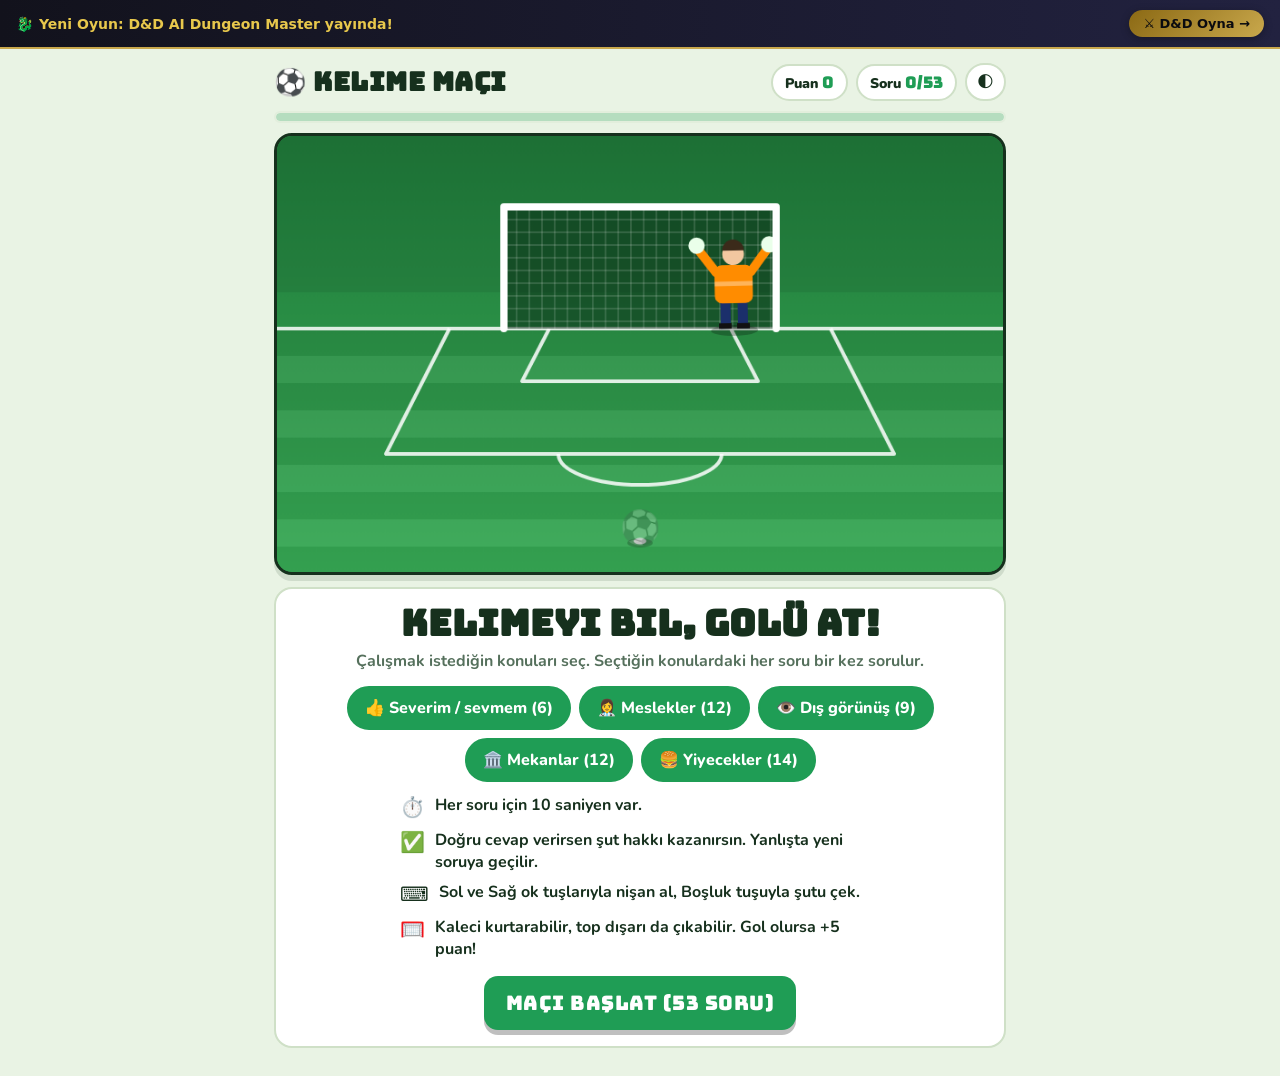
<file: index.html>
<!DOCTYPE html>
<html lang="tr">
<head>
<meta charset="UTF-8">
<meta name="viewport" content="width=device-width, initial-scale=1, viewport-fit=cover">
<title>Kelime Maçı – İngilizce Futbol Şut Oyunu (Copy)</title>
<link rel="preconnect" href="https://fonts.googleapis.com">
<link rel="preconnect" href="https://fonts.gstatic.com" crossorigin>
<link href="https://fonts.googleapis.com/css2?family=Bungee&family=Nunito:wght@600;800;900&display=swap" rel="stylesheet">
<style>
:root {
  box-sizing: border-box;
  padding-top: env(safe-area-inset-top, 0px);
  padding-bottom: env(safe-area-inset-bottom, 0px);
  --bg: #e9f3e4;
  --panel: #ffffff;
  --panel-2: #f3f8ef;
  --text: #16301d;
  --muted: #55705c;
  --line: #cfe0c7;
  --accent: #1f9d55;
  --accent-ink: #ffffff;
  --gold: #f5b700;
  --bad: #d64545;
  --good: #1f9d55;
  --shadow: 0 6px 0 rgba(22,48,29,.12);
  --display: "Bungee", "Impact", "Arial Black", sans-serif;
  --body: "Nunito", "Segoe UI", system-ui, -apple-system, sans-serif;
}
@media (prefers-color-scheme: dark) {
  :root:not([data-theme="light"]) {
    --bg: #0d1f14;
    --panel: #14301f;
    --panel-2: #1a3b27;
    --text: #eaf6ea;
    --muted: #9dbba4;
    --line: #2a5138;
    --accent: #3ddc84;
    --accent-ink: #062812;
    --gold: #ffcf3a;
    --bad: #ff6b6b;
    --good: #3ddc84;
    --shadow: 0 6px 0 rgba(0,0,0,.35);
  }
}
:root[data-theme="dark"] {
  --bg: #0d1f14;
  --panel: #14301f;
  --panel-2: #1a3b27;
  --text: #eaf6ea;
  --muted: #9dbba4;
  --line: #2a5138;
  --accent: #3ddc84;
  --accent-ink: #062812;
  --gold: #ffcf3a;
  --bad: #ff6b6b;
  --good: #3ddc84;
  --shadow: 0 6px 0 rgba(0,0,0,.35);
}
* { box-sizing: border-box; }
html { scroll-padding-top: env(safe-area-inset-top, 0px); }
body {
  margin: 0;
  background: var(--bg);
  color: var(--text);
  font-family: var(--body);
  font-weight: 700;
  min-height: 100vh;
}
.app { max-width: 760px; margin: 0 auto; padding: 14px 14px 28px; }

.top { display: flex; align-items: center; justify-content: space-between; gap: 10px; margin-bottom: 10px; }
.brand { font-family: var(--display); font-size: clamp(18px, 4.6vw, 26px); letter-spacing: .5px; line-height: 1; }
.stats { display: flex; gap: 8px; }
.chip {
  background: var(--panel); border: 2px solid var(--line); border-radius: 999px;
  padding: 6px 12px; font-weight: 900; font-size: 14px; white-space: nowrap;
}
.chip b { font-family: var(--display); font-weight: 400; font-size: 16px; color: var(--accent); }

.timer { height: 12px; border-radius: 999px; background: var(--panel-2); border: 2px solid var(--line); overflow: hidden; margin-bottom: 10px; opacity: .25; transition: opacity .2s; }
.timer.on { opacity: 1; }
.timer i { display: block; height: 100%; width: 100%; background: var(--accent); border-radius: 999px; transform-origin: left; }
.timer.low i { background: var(--bad); }

.stage { position: relative; border-radius: 18px; overflow: hidden; border: 3px solid var(--text); box-shadow: var(--shadow); background: #2e9b4a; }
canvas { display: block; width: 100%; height: auto; touch-action: none; }
.overlay { position: absolute; inset: 0; display: grid; place-items: center; pointer-events: none; }
.banner {
  font-family: var(--display); text-align: center; line-height: 1; color: #fff;
  font-size: clamp(44px, 14vw, 104px); letter-spacing: 2px;
  -webkit-text-stroke: 3px #0d3b1c; paint-order: stroke fill;
  text-shadow: 0 6px 0 #0d3b1c, 0 0 30px rgba(255,220,60,.9);
  animation: pop 1.9s cubic-bezier(.2,1.4,.4,1) both;
}
.banner.gold { color: var(--gold); }
.banner.small { font-size: clamp(30px, 9vw, 64px); }
.banner.miss { color: #ffd0d0; text-shadow: 0 6px 0 #0d3b1c; }
@keyframes pop {
  0% { transform: scale(.2) rotate(-12deg); opacity: 0; }
  18% { transform: scale(1.18) rotate(4deg); opacity: 1; }
  30% { transform: scale(1) rotate(-2deg); }
  80% { transform: scale(1.04) rotate(1deg); opacity: 1; }
  100% { transform: scale(1.1); opacity: 0; }
}

.panel { margin-top: 12px; background: var(--panel); border: 2px solid var(--line); border-radius: 18px; padding: 16px; }
.qhead { display: flex; align-items: center; gap: 14px; margin-bottom: 14px; }
.qemoji { font-size: clamp(44px, 12vw, 64px); line-height: 1; background: var(--panel-2); border-radius: 16px; padding: 8px 12px; min-width: 84px; text-align: center; }
.qen { font-size: clamp(22px, 5.8vw, 32px); font-weight: 900; line-height: 1.15; }
.qhint { margin-top: 4px; font-size: 14px; color: var(--muted); font-weight: 700; font-style: italic; }
.opts { display: grid; gap: 10px; }
.opt {
  font: inherit; font-weight: 800; font-size: 18px; text-align: left; color: var(--text);
  background: var(--panel-2); border: 2px solid var(--line); border-radius: 14px;
  padding: 14px 14px; cursor: pointer; display: flex; align-items: center; gap: 12px;
  transition: transform .08s, border-color .12s, background .12s;
}
.opt:hover:not(:disabled) { border-color: var(--accent); transform: translateY(-2px); }
.opt:focus-visible, .btn:focus-visible, .ctl:focus-visible { outline: 3px solid var(--gold); outline-offset: 2px; }
.opt kbd { font-family: var(--display); font-size: 14px; background: var(--panel); border: 2px solid var(--line); border-radius: 8px; padding: 3px 9px; color: var(--muted); }
.opt.right { background: var(--good); border-color: var(--good); color: var(--accent-ink); }
.opt.right kbd { color: var(--text); }
.opt.wrong { background: var(--bad); border-color: var(--bad); color: #fff; }
.opt:disabled { cursor: default; }
.msg { margin-top: 12px; font-weight: 900; font-size: 16px; min-height: 22px; }
.msg.bad { color: var(--bad); }
.msg.good { color: var(--good); }

.btn {
  font-family: var(--display); font-size: 20px; letter-spacing: .5px; cursor: pointer;
  background: var(--accent); color: var(--accent-ink); border: 0; border-radius: 14px;
  padding: 14px 22px; box-shadow: 0 5px 0 rgba(0,0,0,.25); transition: transform .08s, box-shadow .08s;
}
.btn:active { transform: translateY(4px); box-shadow: 0 1px 0 rgba(0,0,0,.25); }
.center { text-align: center; }
.title { font-family: var(--display); font-size: clamp(24px, 6.5vw, 36px); margin: 0 0 8px; line-height: 1.05; }
.rules { list-style: none; padding: 0; margin: 12px auto 16px; display: grid; gap: 8px; max-width: 480px; text-align: left; font-size: 16px; }
.rules li { display: flex; gap: 10px; align-items: flex-start; }
.rules span:first-child { font-size: 20px; }
.sub { color: var(--muted); margin: 0; font-size: 16px; }

.aim-wrap { text-align: center; }
.aim-title { font-family: var(--display); font-size: clamp(20px, 5.5vw, 28px); margin: 0 0 6px; color: var(--accent); }
.controls { display: grid; grid-template-columns: 1fr 1.4fr 1fr; gap: 10px; margin-top: 14px; }
.ctl {
  font-family: var(--display); font-size: 22px; padding: 18px 8px; border-radius: 14px; cursor: pointer;
  background: var(--panel-2); border: 2px solid var(--line); color: var(--text); user-select: none; -webkit-user-select: none; touch-action: none;
}
.ctl.shoot { background: var(--gold); border-color: var(--gold); color: #3a2a00; }
.ctl.held { transform: translateY(3px); border-color: var(--accent); }
.big { font-family: var(--display); font-size: clamp(44px, 12vw, 72px); color: var(--accent); line-height: 1; margin: 6px 0; }
.grid3 { display: grid; grid-template-columns: repeat(3, 1fr); gap: 8px; margin: 14px 0; }
.grid3 div { background: var(--panel-2); border-radius: 12px; padding: 10px 4px; }
.grid3 b { display: block; font-family: var(--display); font-weight: 400; font-size: 24px; }
.grid3 small { color: var(--muted); font-weight: 800; }
.theme { font: inherit; cursor: pointer; background: var(--panel); border: 2px solid var(--line); color: var(--text); border-radius: 999px; padding: 6px 10px; font-size: 16px; }

.top { flex-wrap: wrap; }
.stats { flex-wrap: wrap; justify-content: flex-end; align-items: center; }
.topics { display: flex; flex-wrap: wrap; gap: 8px; justify-content: center; margin: 14px 0 6px; }
.topic {
  font: inherit; font-weight: 800; font-size: 16px; cursor: pointer; color: var(--text);
  background: var(--panel-2); border: 2px solid var(--line); border-radius: 999px; padding: 9px 16px;
  transition: transform .08s, background .12s, border-color .12s;
}
.topic:hover { border-color: var(--accent); }
.topic[aria-pressed="true"] { background: var(--accent); border-color: var(--accent); color: var(--accent-ink); }
.topic:focus-visible { outline: 3px solid var(--gold); outline-offset: 2px; }
.btn:disabled { opacity: .45; cursor: not-allowed; box-shadow: 0 5px 0 rgba(0,0,0,.15); }
.btn.alt { background: var(--panel-2); color: var(--text); border: 2px solid var(--line); box-shadow: none; font-size: 16px; }
.btnrow { display: flex; gap: 10px; justify-content: center; flex-wrap: wrap; margin-top: 16px; }
.theme.arm { background: var(--bad); border-color: var(--bad); color: #fff; }
@media (prefers-reduced-motion: reduce) {
  .banner { animation-duration: .01s; animation-delay: 0s; opacity: 1; }
}
</style>
</head>
<body>
<div style="background: linear-gradient(90deg, #12121c, #222240); border-bottom: 2px solid #c9a84c; padding: 10px 16px; display: flex; align-items: center; justify-content: space-between; gap: 12px; font-family: system-ui, sans-serif; font-size: 14px;">
  <span style="color: #e8c84c; font-weight: 700; display: flex; align-items: center; gap: 6px;">
    🐉 <span>Yeni Oyun: <strong>D&D AI Dungeon Master</strong> yayında!</span>
  </span>
  <a href="dnd/" style="background: linear-gradient(135deg, #8b6914, #c9a84c); color: #0a0a0f; padding: 6px 14px; border-radius: 999px; text-decoration: none; font-weight: 800; font-size: 13px; box-shadow: 0 2px 8px rgba(0,0,0,0.3); transition: transform 0.2s;">
    ⚔️ D&D Oyna →
  </a>
</div>
<div class="app">
  <div class="top">
    <div class="brand">⚽ Kelime Maçı</div>
    <div class="stats">
      <div class="chip">Puan <b id="sScore">0</b></div>
      <div class="chip">Soru <b id="sQ">0/27</b></div>
      <button class="theme" id="endBtn" hidden>Bitir</button>
      <button class="theme" id="themeBtn" aria-label="Tema değiştir">🌓</button>
    </div>
  </div>
  <div class="timer" id="timer"><i id="timerFill"></i></div>
  <div class="stage">
    <canvas id="c" width="800" height="480" aria-label="Futbol sahası"></canvas>
    <div class="overlay" id="overlay"></div>
  </div>
  <section class="panel" id="panel"></section>
</div>

<script>
(function () {
  "use strict";

  /* ---------- Kelime havuzu ---------- */
  var WORDS = [
    { g: "like", en: "I love drawing pictures.", tr: "Resim çizmeyi çok severim.", e: "🎨" },
    { g: "like", en: "I prefer drawing pictures.", tr: "Resim çizmeyi tercih ederim.", e: "🖌️" },
    { g: "like", en: "I like drawing pictures.", tr: "Resim çizmeyi severim.", e: "🖼️" },
    { g: "like", en: "I dislike playing basketball.", tr: "Basketbol oynamayı sevmem.", e: "🏀❌" },
    { g: "like", en: "I don't like playing basketball.", tr: "Basketbol oynamayı sevmem.", e: "🏀👎" },
    { g: "like", en: "I hate playing basketball.", tr: "Basketbol oynamaktan nefret ederim.", e: "🏀😡" },
    { g: "job", en: "Teacher", tr: "Öğretmen", e: "👩‍🏫", h: "I teach English to my students.", ht: "Öğrencilerime İngilizce öğretirim." },
    { g: "job", en: "Police Officer", tr: "Polis Memuru", e: "👮", h: "I help people and keep the city safe.", ht: "İnsanlara yardım eder ve şehri güvenli tutarım." },
    { g: "job", en: "Doctor", tr: "Doktor", e: "👩‍⚕️", h: "I help sick people and check patients.", ht: "Hasta insanlara yardım eder ve kontrol ederim." },
    { g: "job", en: "Farmer", tr: "Çiftçi", e: "👨‍🌾", h: "I grow fruit and vegetables.", ht: "Meyveleri ve sebzeleri yetiştiririm." },
    { g: "job", en: "Singer", tr: "Şarkıcı", e: "👨‍🎤", h: "I sing songs with my band.", ht: "Grubumla birlikte şarkılar söylerim." },
    { g: "job", en: "Dentist", tr: "Diş hekimi", e: "🦷", h: "I pull out the unhealthy teeth.", ht: "Sağlıksız dişleri çekerim." },
    { g: "jobsent", en: "I teach English to my students.", tr: "Öğrencilerime İngilizce öğretirim.", e: "👩‍🏫" },
    { g: "jobsent", en: "I help people and keep the city safe.", tr: "İnsanlara yardım eder ve şehri güvenli tutarım.", e: "👮" },
    { g: "jobsent", en: "I help sick people and check patients.", tr: "Hasta insanlara yardım eder ve kontrol ederim.", e: "👩‍⚕️" },
    { g: "jobsent", en: "I grow fruit and vegetables.", tr: "Meyveleri ve sebzeleri yetiştiririm.", e: "👨‍🌾" },
    { g: "jobsent", en: "I sing songs with my band.", tr: "Grubumla birlikte şarkılar söylerim.", e: "👨‍🎤" },
    { g: "jobsent", en: "I pull out the unhealthy teeth.", tr: "Sağlıksız dişleri çekerim.", e: "🦷" },
    { g: "look", en: "Short", tr: "Kısa", e: "📏" },
    { g: "look", en: "Tall", tr: "Uzun", e: "🦒" },
    { g: "look", en: "Thin", tr: "Zayıf", e: "🏃" },
    { g: "look", en: "Fat", tr: "Şişman", e: "🍔" },
    { g: "look", en: "Long hair", tr: "Uzun saç", e: "💇‍♀️" },
    { g: "look", en: "Short hair", tr: "Kısa saç", e: "💇‍♂️" },
    { g: "look", en: "Wavy hair", tr: "Dalgalı saç", e: "👩‍🦱" },
    { g: "look", en: "Brown eyes", tr: "Kahverengi göz", e: "👁️🤎" },
    { g: "look", en: "Blue eyes", tr: "Mavi göz", e: "👁️💙" },
    { g: "place", en: "Bakery", tr: "Fırın", e: "🥐", h: "I go to bakery to buy fresh bread.", ht: "Ben taze ekmek satın almak için fırına giderim." },
    { g: "place", en: "Park", tr: "Park", e: "🌳", h: "I ride my bike and walk my dog in the park.", ht: "Parkta bisikletimi sürerim ve köpeğimi yürütürüm." },
    { g: "place", en: "Cinema", tr: "Sinema", e: "🎬", h: "I watch films in the cinema.", ht: "Sinemada film izlerim." },
    { g: "place", en: "Museum", tr: "Müze", e: "🏛️", h: "I look at ancient objects in the museum.", ht: "Müzede antika nesnelere bakarım." },
    { g: "place", en: "Chemist's", tr: "Eczane", e: "💊", h: "I buy medicine in the chemist's.", ht: "Eczanede ilaç satın alırım." },
    { g: "place", en: "Greengrocer's", tr: "Manav", e: "🥦", h: "I buy fruit and vegetables in the greengrocer's.", ht: "Manavda meyve ve sebze satın alırım." },
    { g: "placesent", en: "I go to bakery to buy fresh bread.", tr: "Ben taze ekmek satın almak için fırına giderim.", e: "🍞" },
    { g: "placesent", en: "I ride my bike and walk my dog in the park.", tr: "Parkta bisikletimi sürerim ve köpeğimi yürütürüm.", e: "🚴‍♂️🐕" },
    { g: "placesent", en: "I watch films in the cinema.", tr: "Sinemada film izlerim.", e: "🎥" },
    { g: "placesent", en: "I look at ancient objects in the museum.", tr: "Müzede antika nesnelere bakarım.", e: "🏺" },
    { g: "placesent", en: "I buy medicine in the chemist's.", tr: "Eczanede ilaç satın alırım.", e: "💊" },
    { g: "placesent", en: "I buy fruit and vegetables in the greengrocer's.", tr: "Manavda meyve ve sebze satın alırım.", e: "🍎🥕" },
    { g: "food", en: "Salad", tr: "Salata", e: "🥗" },
    { g: "food", en: "Yoghurt", tr: "Yoğurt", e: "🥣" },
    { g: "food", en: "Broccoli", tr: "Brokoli", e: "🥦" },
    { g: "food", en: "Chips", tr: "Cips", e: "🍟" },
    { g: "food", en: "Noodle", tr: "Erişte", e: "🍜" },
    { g: "food", en: "Sweet", tr: "Şekerleme", e: "🍬" },
    { g: "food", en: "Grilled Fish", tr: "Izgara Balık", e: "🐟" },
    { g: "food", en: "Eggs", tr: "Yumurta", e: "🥚" },
    { g: "food", en: "Nuts", tr: "Çerez", e: "🥜" },
    { g: "food", en: "Hamburger", tr: "Hamburger", e: "🍔" },
    { g: "food", en: "Chocolate", tr: "Çikolata", e: "🍫" },
    { g: "food", en: "Sausages", tr: "Sosis", e: "🌭" },
    { g: "food", en: "Spinach", tr: "Ispanak", e: "🥬" },
    { g: "food", en: "Ice cream", tr: "Dondurma", e: "🍦" }
  ];
  var TOTAL = WORDS.length, QUESTION_TIME = 10, GOAL_POINTS = 5;
  var TOPICS = [
    { id: "like", label: "👍 Severim / sevmem", gs: ["like"] },
    { id: "job", label: "👩‍⚕️ Meslekler", gs: ["job", "jobsent"] },
    { id: "look", label: "👁️ Dış görünüş", gs: ["look"] },
    { id: "place", label: "🏛️ Mekanlar", gs: ["place", "placesent"] },
    { id: "food", label: "🍔 Yiyecekler", gs: ["food"] }
  ];
  var selected = { like: true, job: true, look: true, place: true, food: true };
  var answered = 0;
  function poolFor() {
    var gs = [];
    TOPICS.forEach(function (t) { if (selected[t.id]) gs = gs.concat(t.gs); });
    return WORDS.filter(function (w) { return gs.indexOf(w.g) >= 0; });
  }

  function shuffle(a) {
    a = a.slice();
    for (var i = a.length - 1; i > 0; i--) {
      var j = Math.floor(Math.random() * (i + 1));
      var t = a[i]; a[i] = a[j]; a[j] = t;
    }
    return a;
  }

  /* ---------- Ses (Web Audio API) ---------- */
  var AC = null;
  function ac() {
    if (!AC) {
      try { AC = new (window.AudioContext || window.webkitAudioContext)(); } catch (e) { AC = null; }
    }
    if (AC && AC.state === "suspended") { AC.resume(); }
    return AC;
  }
  function tone(freq, dur, type, vol, delay, slideTo) {
    var a = ac(); if (!a) return;
    var t = a.currentTime + (delay || 0);
    var o = a.createOscillator(), g = a.createGain();
    o.type = type || "sine";
    o.frequency.setValueAtTime(freq, t);
    if (slideTo) o.frequency.exponentialRampToValueAtTime(slideTo, t + dur);
    g.gain.setValueAtTime(0.0001, t);
    g.gain.exponentialRampToValueAtTime(vol || 0.15, t + 0.02);
    g.gain.exponentialRampToValueAtTime(0.0001, t + dur);
    o.connect(g); g.connect(a.destination);
    o.start(t); o.stop(t + dur + 0.05);
  }
  function noise(dur, vol, freq, attack, delay) {
    var a = ac(); if (!a) return;
    var t = a.currentTime + (delay || 0);
    var len = Math.floor(a.sampleRate * dur);
    var buf = a.createBuffer(1, len, a.sampleRate);
    var d = buf.getChannelData(0);
    for (var i = 0; i < len; i++) d[i] = Math.random() * 2 - 1;
    var s = a.createBufferSource(); s.buffer = buf;
    var f = a.createBiquadFilter(); f.type = "bandpass"; f.frequency.value = freq; f.Q.value = 0.6;
    var g = a.createGain();
    g.gain.setValueAtTime(0.0001, t);
    g.gain.exponentialRampToValueAtTime(vol, t + (attack || 0.05));
    g.gain.exponentialRampToValueAtTime(0.0001, t + dur);
    s.connect(f); f.connect(g); g.connect(a.destination);
    s.start(t); s.stop(t + dur);
  }
  var sfx = {
    right: function () { tone(660, .12, "triangle", .18); tone(990, .18, "triangle", .18, .1); },
    wrong: function () { tone(200, .3, "sawtooth", .14, 0, 110); },
    kick: function () { noise(.14, .5, 220, .01); tone(140, .12, "sine", .3, 0, 60); },
    save: function () { noise(.18, .4, 500, .01); tone(120, .2, "square", .1, 0, 70); },
    miss: function () { tone(400, .35, "sine", .12, 0, 180); noise(.5, .12, 1200, .1); },
    goal: function () {
      noise(2.4, .5, 900, .35);
      noise(2.4, .25, 2200, .5);
      var notes = [523.25, 659.25, 783.99, 1046.5, 783.99, 1046.5, 1318.5];
      notes.forEach(function (n, i) { tone(n, .28, "square", .09, i * .12); });
      tone(2300, .6, "sine", .06, .05, 2800);
    },
    end: function () { [523.25, 659.25, 783.99, 1046.5].forEach(function (n, i) { tone(n, .3, "triangle", .15, i * .14); }); }
  };

  /* ---------- Oyun durumu ---------- */
  var canvas = document.getElementById("c");
  var ctx = canvas.getContext("2d");
  var W = 800, H = 480;
  var GOAL = { l: 250, r: 550, t: 78, b: 212 };
  var BALL0 = { x: 400, y: 432 };
  var TARGET_Y = 150;

  var state = "start"; // start | question | feedback | aim | flight | result | end
  var stateTimer = 0, afterFeedback = null;
  var score = 0, goals = 0, correctCount = 0, qNum = 0;
  var deck = [], q = null, options = [], timeLeft = QUESTION_TIME;
  var time = 0;
  var aim = 0, held = { left: false, right: false };
  var kx = 400, keeperTarget = 400, diving = false;
  var flightP = 0, ball = { x: BALL0.x, y: BALL0.y, s: 1, vx: 0, vy: 0, free: false };
  var confetti = [];
  var lastResult = "";

  var elScore = document.getElementById("sScore");
  var elQ = document.getElementById("sQ");
  var elPanel = document.getElementById("panel");
  var elTimer = document.getElementById("timer");
  var elFill = document.getElementById("timerFill");
  var elOverlay = document.getElementById("overlay");

  function updateStats() {
    elScore.textContent = score;
    elQ.textContent = qNum + "/" + TOTAL;
  }

  function esc(s) { return String(s).replace(/&/g, "&amp;").replace(/</g, "&lt;").replace(/>/g, "&gt;"); }

  function buildOptions(item) {
    var pool = WORDS.filter(function (w) { return w.g === item.g && w.tr !== item.tr; });
    var seen = {}, wrong = [];
    shuffle(pool).forEach(function (w) {
      if (!seen[w.tr] && wrong.length < 2) { seen[w.tr] = 1; wrong.push(w.tr); }
    });
    return shuffle([item.tr].concat(wrong));
  }

  /* ---------- Ekranlar ---------- */
  function showStart() {
    state = "start";
    setEndBtn(false);
    elTimer.classList.remove("on", "low");
    elPanel.innerHTML =
      '<div class="center">' +
      '<h1 class="title">Kelimeyi bil, golü at!</h1>' +
      '<p class="sub">Çalışmak istediğin konuları seç. Seçtiğin konulardaki her soru bir kez sorulur.</p>' +
      '<div class="topics" id="topics"></div>' +
      '<ul class="rules">' +
      '<li><span>⏱️</span><span>Her soru için 10 saniyen var.</span></li>' +
      '<li><span>✅</span><span>Doğru cevap verirsen şut hakkı kazanırsın. Yanlışta yeni soruya geçilir.</span></li>' +
      '<li><span>⌨️</span><span>Sol ve Sağ ok tuşlarıyla nişan al, Boşluk tuşuyla şutu çek.</span></li>' +
      '<li><span>🥅</span><span>Kaleci kurtarabilir, top dışarı da çıkabilir. Gol olursa +5 puan!</span></li>' +
      '</ul>' +
      '<button class="btn" id="startBtn">Maçı başlat</button>' +
      '</div>';
    document.getElementById("startBtn").addEventListener("click", function () { ac(); startGame(); });
    renderTopics();
  }

  function renderTopics() {
    var box = document.getElementById("topics");
    if (!box) return;
    box.innerHTML = "";
    TOPICS.forEach(function (t) {
      var n = WORDS.filter(function (w) { return t.gs.indexOf(w.g) >= 0; }).length;
      var b = document.createElement("button");
      b.className = "topic";
      b.setAttribute("aria-pressed", selected[t.id] ? "true" : "false");
      b.textContent = t.label + " (" + n + ")";
      b.addEventListener("click", function () { selected[t.id] = !selected[t.id]; renderTopics(); });
      box.appendChild(b);
    });
    var cnt = poolFor().length;
    var sb = document.getElementById("startBtn");
    sb.disabled = cnt === 0;
    sb.textContent = cnt === 0 ? "Bir konu seç" : "Maçı başlat (" + cnt + " soru)";
  }

  function startGame() {
    score = 0; goals = 0; correctCount = 0; qNum = 0;
    deck = shuffle(poolFor());
    TOTAL = deck.length;
    answered = 0;
    setEndBtn(true);
    confetti = [];
    updateStats();
    nextQuestion();
  }

  function nextQuestion() {
    if (qNum >= TOTAL) { showEnd(); return; }
    q = deck[qNum];
    qNum++;
    options = buildOptions(q);
    timeLeft = QUESTION_TIME;
    diving = false;
    ball = { x: BALL0.x, y: BALL0.y, s: 1, vx: 0, vy: 0, free: false };
    aim = 0;
    state = "question";
    updateStats();
    renderQuestion();
  }

  function renderQuestion() {
    elTimer.classList.add("on");
    elTimer.classList.remove("low");
    var html =
      '<div class="qhead"><div class="qemoji">' + q.e + '</div><div>' +
      '<div class="qen">' + esc(q.en) + '</div>' +
      (q.h ? '<div class="qhint" id="qhint">' + esc(q.h) + '</div>' : '') +
      '</div></div><div class="opts">';
    options.forEach(function (o, i) {
      html += '<button class="opt" data-i="' + i + '"><kbd>' + (i + 1) + '</kbd><span>' + esc(o) + '</span></button>';
    });
    html += '</div><div class="msg" id="msg"></div>';
    elPanel.innerHTML = html;
    Array.prototype.forEach.call(elPanel.querySelectorAll(".opt"), function (b) {
      b.addEventListener("click", function () { answer(parseInt(b.getAttribute("data-i"), 10)); });
    });
  }

  function answer(i) {
    if (state !== "question") return;
    ac();
    state = "feedback";
    var btns = elPanel.querySelectorAll(".opt");
    var msg = document.getElementById("msg");
    var ok = i >= 0 && options[i] === q.tr;
    answered++;
    var qh = document.getElementById("qhint");
    if (qh && q.ht) qh.textContent = q.h + " (" + q.ht + ")";
    Array.prototype.forEach.call(btns, function (b, idx) {
      b.disabled = true;
      if (options[idx] === q.tr) b.classList.add("right");
      else if (idx === i) b.classList.add("wrong");
    });
    if (ok) {
      correctCount++;
      sfx.right();
      msg.className = "msg good";
      msg.textContent = "Doğru! Şut hakkı kazandın 🎯";
      stateTimer = 0.9;
      afterFeedback = startAim;
    } else {
      sfx.wrong();
      msg.className = "msg bad";
      msg.textContent = (i < 0 ? "Süre doldu! " : "Yanlış! ") + "Doğru cevap: " + q.tr;
      stateTimer = 1.9;
      afterFeedback = nextQuestion;
    }
  }

  function startAim() {
    state = "aim";
    elTimer.classList.remove("on", "low");
    elPanel.innerHTML =
      '<div class="aim-wrap"><h2 class="aim-title">Şut zamanı!</h2>' +
      '<p class="sub">◀ ▶ ok tuşlarıyla nişan al, <b>Boşluk</b> ile şutu çek.</p>' +
      '<div class="controls">' +
      '<button class="ctl" id="bL" aria-label="Sola nişan al">◀</button>' +
      '<button class="ctl shoot" id="bS">ŞUT!</button>' +
      '<button class="ctl" id="bR" aria-label="Sağa nişan al">▶</button>' +
      '</div></div>';
    bindHold(document.getElementById("bL"), "left");
    bindHold(document.getElementById("bR"), "right");
    document.getElementById("bS").addEventListener("pointerdown", function (e) { e.preventDefault(); shoot(); });
  }

  function bindHold(el, dir) {
    function on(e) { e.preventDefault(); held[dir] = true; el.classList.add("held"); }
    function off() { held[dir] = false; el.classList.remove("held"); }
    el.addEventListener("pointerdown", on);
    el.addEventListener("pointerup", off);
    el.addEventListener("pointerleave", off);
    el.addEventListener("pointercancel", off);
  }

  function shoot() {
    if (state !== "aim") return;
    ac();
    state = "flight";
    flightP = 0;
    held.left = held.right = false;
    sfx.kick();
    // Kaleci bazen topu okuyup o yöne atlar
    if (Math.random() < 0.42) {
      diving = true;
      keeperTarget = Math.max(GOAL.l + 22, Math.min(GOAL.r - 22, BALL0.x + aim));
    }
    elPanel.innerHTML = '<div class="center"><h2 class="aim-title">Top havada…</h2></div>';
  }

  function resolveShot() {
    var bx = BALL0.x + aim;
    var out = Math.abs(aim) > 146;
    var dist = Math.abs(bx - kx);
    state = "result";
    stateTimer = 2.2;
    ball.free = true;
    if (out) {
      lastResult = "out";
      ball.vx = (aim > 0 ? 1 : -1) * 130; ball.vy = -170;
      sfx.miss();
      banner("DIŞARI!", "small miss");
    } else if (dist < 50) {
      lastResult = "save";
      ball.vx = (bx >= kx ? 1 : -1) * 190; ball.vy = 230;
      sfx.save();
      banner("KURTARDI! 🧤", "small");
    } else {
      lastResult = "goal";
      ball.vx = 0; ball.vy = 0;
      score += GOAL_POINTS; goals++;
      updateStats();
      sfx.goal();
      spawnConfetti();
      banner("GOOOL!", "gold");
    }
    var label = lastResult === "goal" ? "+5 puan! ⚽" : (lastResult === "save" ? "Kaleci kurtardı." : "Top dışarı çıktı.");
    elPanel.innerHTML = '<div class="center"><h2 class="aim-title">' + label + '</h2></div>';
  }

  function banner(text, cls) {
    elOverlay.innerHTML = '<div class="banner ' + cls + '">' + text + '</div>';
    var d = elOverlay.firstChild;
    setTimeout(function () { if (elOverlay.firstChild === d) elOverlay.innerHTML = ""; }, 2000);
  }

  function showEnd() {
    state = "end";
    elTimer.classList.remove("on", "low");
    sfx.end();
    setEndBtn(false);
    var max = Math.max(1, answered) * GOAL_POINTS;
    var text = score >= max * 0.8 ? "Efsane performans! Milli takıma hazırsın 🏆"
             : score >= max * 0.5 ? "Güzel maç! Biraz daha çalışırsan şampiyon olursun 💪"
             : "Antrenmana devam! Bir sonraki maçta daha iyi olacak ⚽";
    elPanel.innerHTML =
      '<div class="center"><h2 class="title">Maç bitti!</h2>' +
      '<div class="big">' + score + ' puan</div>' +
      '<div class="grid3">' +
      '<div><b>' + correctCount + '/' + answered + '</b><small>Doğru cevap</small></div>' +
      '<div><b>' + goals + '</b><small>Gol</small></div>' +
      '<div><b>' + (answered - goals) + '</b><small>Gol olmayan soru</small></div>' +
      '</div><p class="sub">' + text + '</p>' +
      '<div class="btnrow"><button class="btn" id="againBtn">Aynı konularla tekrar</button>' +
      '<button class="btn alt" id="menuBtn">Konuları değiştir</button></div></div>';
    document.getElementById("againBtn").addEventListener("click", function () { ac(); startGame(); });
    document.getElementById("menuBtn").addEventListener("click", function () { showStart(); });
  }

  function spawnConfetti() {
    var cols = ["#ffd23f", "#ffffff", "#ff5e5e", "#4cc9f0", "#7cff6b", "#ff9f1c"];
    for (var i = 0; i < 110; i++) {
      var a = Math.random() * Math.PI * 2, sp = 120 + Math.random() * 380;
      confetti.push({
        x: BALL0.x + aim, y: TARGET_Y,
        vx: Math.cos(a) * sp, vy: Math.sin(a) * sp - 160,
        w: 5 + Math.random() * 6, h: 8 + Math.random() * 8,
        r: Math.random() * 6, vr: (Math.random() - .5) * 12,
        c: cols[i % cols.length], life: 2.2 + Math.random() * .8
      });
    }
  }

  /* ---------- Klavye ---------- */
  window.addEventListener("keydown", function (e) {
    var k = e.key;
    if (k === "ArrowLeft" || k === "a" || k === "A") { if (state === "aim") { held.left = true; e.preventDefault(); } }
    else if (k === "ArrowRight" || k === "d" || k === "D") { if (state === "aim") { held.right = true; e.preventDefault(); } }
    else if (k === " " || e.code === "Space") {
      if (state === "aim") { e.preventDefault(); shoot(); }
    } else if (state === "question" && (k === "1" || k === "2" || k === "3")) {
      answer(parseInt(k, 10) - 1);
    }
  });
  window.addEventListener("keyup", function (e) {
    var k = e.key;
    if (k === "ArrowLeft" || k === "a" || k === "A") held.left = false;
    if (k === "ArrowRight" || k === "d" || k === "D") held.right = false;
  });
  window.addEventListener("blur", function () { held.left = held.right = false; });

  /* ---------- Güncelleme ---------- */
  function update(dt) {
    time += dt;

    // Zamanlayıcı
    if (state === "question") {
      timeLeft -= dt;
      var frac = Math.max(0, timeLeft / QUESTION_TIME);
      elFill.style.transform = "scaleX(" + frac + ")";
      elTimer.classList.toggle("low", timeLeft <= 3);
      if (timeLeft <= 0) answer(-1);
    } else if (state === "feedback") {
      stateTimer -= dt;
      if (stateTimer <= 0) { var f = afterFeedback; afterFeedback = null; if (f) f(); }
    } else if (state === "result") {
      stateTimer -= dt;
      if (stateTimer <= 0) nextQuestion();
    }

    // Nişan
    if (state === "aim") {
      var dir = (held.right ? 1 : 0) - (held.left ? 1 : 0);
      aim += dir * 300 * dt;
      aim = Math.max(-220, Math.min(220, aim));
    }

    // Kaleci
    if (!diving) keeperTarget = 400 + Math.sin(time * 1.4) * 108;
    kx += (keeperTarget - kx) * Math.min(1, dt * (diving ? 9 : 6));

    // Top uçuşu
    if (state === "flight") {
      flightP += dt / 0.72;
      var p = Math.min(1, flightP);
      var e2 = 1 - Math.pow(1 - p, 1.6);
      ball.x = BALL0.x + aim * e2;
      ball.y = BALL0.y + (TARGET_Y - BALL0.y) * e2 - Math.sin(Math.PI * e2) * 34;
      ball.s = 1 - 0.45 * e2;
      if (p >= 1) resolveShot();
    } else if (state === "result" && ball.free && lastResult !== "goal") {
      ball.x += ball.vx * dt; ball.y += ball.vy * dt;
      ball.vy += 260 * dt;
      ball.s = Math.max(.5, ball.s - dt * .05);
    } else if (state === "result" && lastResult === "goal") {
      ball.y += 14 * dt;
    }

    // Konfeti
    for (var i = confetti.length - 1; i >= 0; i--) {
      var c = confetti[i];
      c.life -= dt;
      if (c.life <= 0) { confetti.splice(i, 1); continue; }
      c.vy += 520 * dt; c.x += c.vx * dt; c.y += c.vy * dt; c.r += c.vr * dt;
      c.vx *= (1 - dt * .4);
    }
  }

  /* ---------- Çizim ---------- */
  function drawPitch() {
    var g = ctx.createLinearGradient(0, 0, 0, H);
    g.addColorStop(0, "#1f7a3a"); g.addColorStop(1, "#37a854");
    ctx.fillStyle = g; ctx.fillRect(0, 0, W, H);
    // Çim şeritleri
    for (var i = 0; i < 10; i++) {
      ctx.fillStyle = i % 2 ? "rgba(255,255,255,.05)" : "rgba(0,0,0,.05)";
      ctx.fillRect(0, GOAL.b + i * 30, W, 30);
    }
    ctx.fillStyle = "rgba(0,0,0,.08)"; ctx.fillRect(0, 0, W, GOAL.b - 40);
    // Çizgiler
    ctx.strokeStyle = "rgba(255,255,255,.85)"; ctx.lineWidth = 4; ctx.lineJoin = "round";
    ctx.beginPath(); ctx.moveTo(0, GOAL.b); ctx.lineTo(W, GOAL.b); ctx.stroke();
    ctx.beginPath(); ctx.moveTo(190, GOAL.b); ctx.lineTo(120, 350); ctx.lineTo(680, 350); ctx.lineTo(610, GOAL.b); ctx.stroke();
    ctx.beginPath(); ctx.moveTo(300, GOAL.b); ctx.lineTo(270, 270); ctx.lineTo(530, 270); ctx.lineTo(500, GOAL.b); ctx.stroke();
    ctx.beginPath(); ctx.ellipse(400, 350, 90, 34, 0, 0, Math.PI); ctx.stroke();
    ctx.fillStyle = "rgba(255,255,255,.9)"; ctx.beginPath(); ctx.ellipse(400, BALL0.y + 14, 7, 3.5, 0, 0, 7); ctx.fill();
  }

  function drawNetBack() {
    ctx.save();
    ctx.beginPath(); ctx.rect(GOAL.l, GOAL.t, GOAL.r - GOAL.l, GOAL.b - GOAL.t); ctx.clip();
    ctx.fillStyle = "rgba(10,40,20,.55)"; ctx.fillRect(GOAL.l, GOAL.t, GOAL.r - GOAL.l, GOAL.b - GOAL.t);
    ctx.strokeStyle = "rgba(255,255,255,.28)"; ctx.lineWidth = 1;
    for (var x = GOAL.l; x <= GOAL.r; x += 14) { ctx.beginPath(); ctx.moveTo(x, GOAL.t); ctx.lineTo(x, GOAL.b); ctx.stroke(); }
    for (var y = GOAL.t; y <= GOAL.b; y += 14) { ctx.beginPath(); ctx.moveTo(GOAL.l, y); ctx.lineTo(GOAL.r, y); ctx.stroke(); }
    ctx.restore();
  }

  function drawPosts() {
    ctx.strokeStyle = "#ffffff"; ctx.lineWidth = 8; ctx.lineCap = "round"; ctx.lineJoin = "round";
    ctx.beginPath(); ctx.moveTo(GOAL.l, GOAL.b); ctx.lineTo(GOAL.l, GOAL.t); ctx.lineTo(GOAL.r, GOAL.t); ctx.lineTo(GOAL.r, GOAL.b); ctx.stroke();
    ctx.lineCap = "butt";
  }

  function drawKeeper() {
    var lean = Math.max(-.5, Math.min(.5, (keeperTarget - kx) * 0.006));
    ctx.save();
    ctx.translate(kx, GOAL.b);
    ctx.rotate(lean);
    // gölge
    ctx.fillStyle = "rgba(0,0,0,.25)"; ctx.beginPath(); ctx.ellipse(0, 2, 26, 6, 0, 0, 7); ctx.fill();
    // bacaklar
    ctx.fillStyle = "#1b2f6b"; ctx.fillRect(-15, -32, 11, 32); ctx.fillRect(4, -32, 11, 32);
    ctx.fillStyle = "#111"; ctx.fillRect(-17, -6, 14, 6); ctx.fillRect(3, -6, 14, 6);
    // kollar
    ctx.strokeStyle = "#ff8c00"; ctx.lineWidth = 10; ctx.lineCap = "round";
    ctx.beginPath(); ctx.moveTo(-19, -62); ctx.lineTo(-40, -90); ctx.stroke();
    ctx.beginPath(); ctx.moveTo(19, -62); ctx.lineTo(40, -90); ctx.stroke();
    ctx.lineCap = "butt";
    // gövde
    ctx.fillStyle = "#ff8c00";
    ctx.beginPath(); ctx.roundRect ? ctx.roundRect(-21, -70, 42, 42, 8) : ctx.rect(-21, -70, 42, 42); ctx.fill();
    ctx.fillStyle = "rgba(255,255,255,.35)"; ctx.fillRect(-21, -52, 42, 5);
    // eldivenler
    ctx.fillStyle = "#eaffea";
    ctx.beginPath(); ctx.arc(-40, -92, 9, 0, 7); ctx.fill();
    ctx.beginPath(); ctx.arc(40, -92, 9, 0, 7); ctx.fill();
    // kafa
    ctx.fillStyle = "#f2c7a0"; ctx.beginPath(); ctx.arc(0, -82, 12, 0, 7); ctx.fill();
    ctx.fillStyle = "#3b2a1a"; ctx.beginPath(); ctx.arc(0, -86, 12, Math.PI, 0); ctx.fill();
    ctx.restore();
  }

  function drawBall(bx, by, s) {
    ctx.save();
    ctx.fillStyle = "rgba(0,0,0,.22)";
    var sy = Math.min(BALL0.y + 16, by + 26 * s);
    if (state === "flight" || state === "aim" || state === "question" || state === "feedback" || state === "start") {
      ctx.beginPath(); ctx.ellipse(bx, Math.max(sy, by + 12 * s), 14 * s, 5 * s, 0, 0, 7); ctx.fill();
    }
    ctx.font = Math.round(36 * s) + "px 'Segoe UI Emoji','Apple Color Emoji','Noto Color Emoji',sans-serif";
    ctx.textAlign = "center"; ctx.textBaseline = "middle";
    ctx.fillText("⚽", bx, by);
    ctx.restore();
  }

  function drawAim() {
    var ax = BALL0.x + aim, ay = TARGET_Y;
    var out = Math.abs(aim) > 146;
    ctx.save();
    ctx.setLineDash([8, 8]); ctx.strokeStyle = "rgba(255,255,255,.55)"; ctx.lineWidth = 3;
    ctx.beginPath(); ctx.moveTo(BALL0.x, BALL0.y - 20); ctx.lineTo(ax, ay + 22); ctx.stroke();
    ctx.setLineDash([]);
    ctx.strokeStyle = out ? "#ff6b6b" : "#ffe14a"; ctx.lineWidth = 4;
    ctx.beginPath(); ctx.arc(ax, ay, 22, 0, 7); ctx.stroke();
    ctx.beginPath(); ctx.moveTo(ax - 32, ay); ctx.lineTo(ax - 10, ay); ctx.moveTo(ax + 10, ay); ctx.lineTo(ax + 32, ay);
    ctx.moveTo(ax, ay - 32); ctx.lineTo(ax, ay - 10); ctx.moveTo(ax, ay + 10); ctx.lineTo(ax, ay + 32); ctx.stroke();
    ctx.restore();
  }

  function drawConfetti() {
    confetti.forEach(function (c) {
      ctx.save(); ctx.translate(c.x, c.y); ctx.rotate(c.r);
      ctx.globalAlpha = Math.min(1, c.life);
      ctx.fillStyle = c.c; ctx.fillRect(-c.w / 2, -c.h / 2, c.w, c.h);
      ctx.restore();
    });
  }

  function draw() {
    drawPitch();
    drawNetBack();
    drawKeeper();
    drawPosts();
    if (state === "aim") drawAim();
    var idle = (state === "start" || state === "question" || state === "feedback" || state === "aim");
    if (idle) drawBall(BALL0.x, BALL0.y, 1);
    else drawBall(ball.x, ball.y, ball.s);
    drawConfetti();
  }

  var last = 0;
  function loop(ts) {
    var dt = Math.min(0.05, (ts - last) / 1000 || 0);
    last = ts;
    update(dt);
    draw();
    requestAnimationFrame(loop);
  }

  /* ---------- Bitir ---------- */
  var endBtn = document.getElementById("endBtn");
  var endArmed = null;
  function setEndBtn(show) {
    endBtn.hidden = !show;
    disarmEnd();
  }
  function disarmEnd() {
    if (endArmed) clearTimeout(endArmed);
    endArmed = null;
    endBtn.textContent = "Bitir";
    endBtn.classList.remove("arm");
  }
  endBtn.addEventListener("click", function () {
    if (state === "start" || state === "end") return;
    if (!endArmed) {
      endBtn.textContent = "Emin misin?";
      endBtn.classList.add("arm");
      endArmed = setTimeout(disarmEnd, 3000);
    } else {
      disarmEnd();
      afterFeedback = null;
      held.left = held.right = false;
      elOverlay.innerHTML = "";
      confetti = [];
      showEnd();
    }
  });

  /* ---------- Tema ---------- */
  var themeBtn = document.getElementById("themeBtn");
  themeBtn.addEventListener("click", function () {
    var root = document.documentElement;
    var dark = root.getAttribute("data-theme") === "dark" ||
      (!root.getAttribute("data-theme") && window.matchMedia("(prefers-color-scheme: dark)").matches);
    root.setAttribute("data-theme", dark ? "light" : "dark");
  });

  updateStats();
  showStart();
  requestAnimationFrame(loop);
})();
</script>
</body>
</html>
</file>
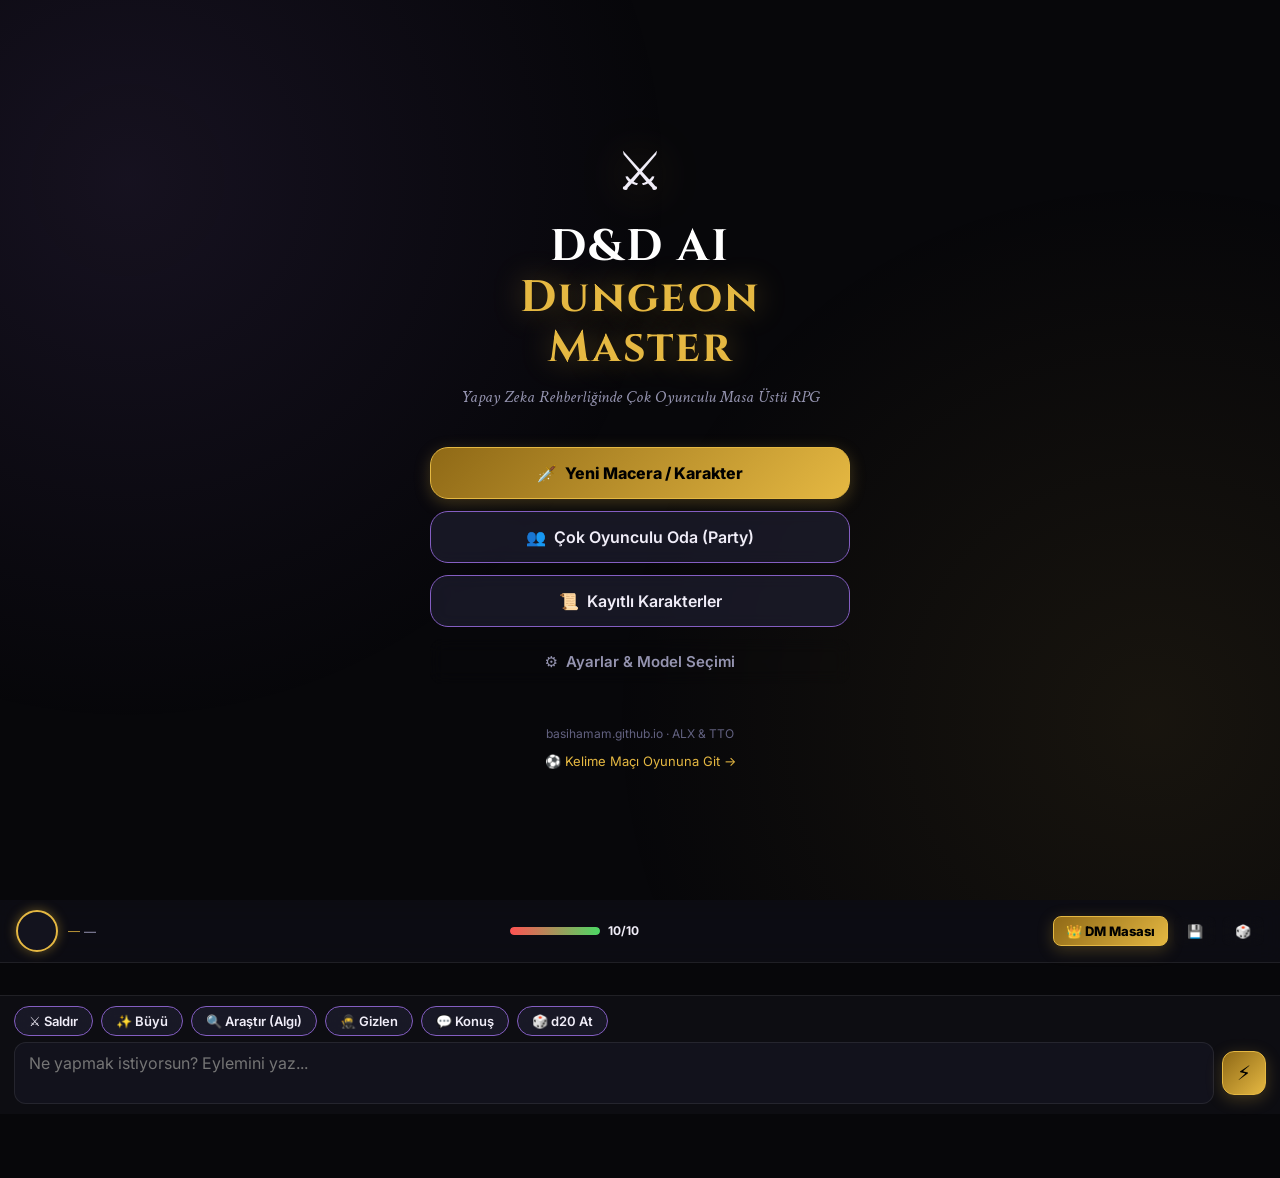
<file: dnd/index.html>
<!DOCTYPE html>
<html lang="tr" data-theme="dark">
<head>
<meta charset="UTF-8">
<meta name="viewport" content="width=device-width, initial-scale=1, viewport-fit=cover, maximum-scale=1, user-scalable=no">
<title>D&D AI Dungeon Master</title>
<link rel="preconnect" href="https://fonts.googleapis.com">
<link rel="preconnect" href="https://fonts.gstatic.com" crossorigin>
<link href="https://fonts.googleapis.com/css2?family=Cinzel:wght@400;600;700;900&family=Crimson+Text:ital,wght@0,400;0,600;0,700;1,400&family=Inter:wght@400;500;600;700&display=swap" rel="stylesheet">
<link rel="stylesheet" href="css/main.css">
<link rel="stylesheet" href="css/character.css">
<link rel="stylesheet" href="css/combat.css">
<link rel="stylesheet" href="css/dice.css">
</head>
<body>
<div id="app">

  <!-- ==================== EKRAN 0: LOADING ==================== -->
  <div id="screen-loading" class="screen active">
    <div class="loading-container">
      <div class="loading-dragon">🐉</div>
      <h1 class="loading-title">D&D AI Dungeon Master</h1>
      <div class="loading-bar"><div class="loading-fill"></div></div>
      <p class="loading-text">Kadim zindanlar uyanıyor...</p>
    </div>
  </div>

  <!-- ==================== EKRAN 1: ANA MENÜ ==================== -->
  <div id="screen-menu" class="screen">
    <div class="menu-particles" id="particles"></div>
    <div class="menu-content">
      <div class="menu-logo">
        <div class="menu-logo-icon">⚔️</div>
        <h1>D&D AI<br><span>Dungeon Master</span></h1>
        <p class="menu-subtitle">Yapay Zeka Rehberliğinde Çok Oyunculu Masa Üstü RPG</p>
      </div>

      <div class="menu-buttons">
        <button class="btn btn-primary btn-lg" onclick="App.showScreen('screen-character-create')">
          <span class="btn-icon">🗡️</span> Yeni Macera / Karakter
        </button>
        <button class="btn btn-secondary btn-lg" onclick="App.showScreen('screen-lobby')">
          <span class="btn-icon">👥</span> Çok Oyunculu Oda (Party)
        </button>
        <button class="btn btn-secondary btn-lg" onclick="App.loadSavedCharacters()">
          <span class="btn-icon">📜</span> Kayıtlı Karakterler
        </button>
        <button class="btn btn-ghost" onclick="App.showScreen('screen-settings')">
          <span class="btn-icon">⚙️</span> Ayarlar & Model Seçimi
        </button>
      </div>

      <div class="menu-footer">
        <p>basihamam.github.io &middot; ALX & TTO</p>
        <p style="margin-top: 8px;"><a href="../kelime-maci.html" style="color: var(--accent); text-decoration: none; font-size: 13px;">⚽ Kelime Maçı Oyununa Git →</a></p>
      </div>
    </div>
  </div>

  <!-- ==================== EKRAN 2: ÇOK OYUNCULU ODA (LOBBY) ==================== -->
  <div id="screen-lobby" class="screen">
    <div class="screen-header">
      <button class="btn btn-ghost btn-back" onclick="App.showScreen('screen-menu')">← Menü</button>
      <h2>👥 Çok Oyunculu Lobi</h2>
    </div>
    <div style="max-width:650px;margin:20px auto;padding:0 16px;width:100%">
      <div id="lobby-container">
        <!-- JS ile dolacak -->
      </div>
    </div>
  </div>

  <!-- ==================== EKRAN 3: AYARLAR ==================== -->
  <div id="screen-settings" class="screen">
    <div class="screen-header">
      <button class="btn btn-ghost btn-back" onclick="App.showScreen('screen-menu')">← Geri</button>
      <h2>⚙️ Ayarlar & Yapay Zeka</h2>
    </div>
    <div class="settings-content">
      <div class="settings-group">
        <h3>🤖 Üst Düzey Yapay Zeka Modeli</h3>
        <div class="form-group">
          <label>Sağlayıcı</label>
          <select id="ai-provider">
            <option value="gemini">Google Gemini (En Kaliteli)</option>
            <option value="openrouter">OpenRouter (Claude 3.5 Sonnet / DeepSeek R1)</option>
            <option value="openai">OpenAI (GPT-4o)</option>
          </select>
        </div>
        <div class="form-group">
          <label>Model Seçimi</label>
          <select id="ai-model">
            <option value="gemini-2.5-flash" selected>Gemini 2.5 Flash (Önerilen - Üst Düzey & Hızlı)</option>
            <option value="gemini-3.5-flash-lite">Gemini 3.5 Flash Lite (Ultra Hızlı)</option>
            <option value="gemini-flash-latest">Gemini Flash Latest</option>
            <option value="anthropic/claude-3.5-sonnet">Claude 3.5 Sonnet (OpenRouter)</option>
            <option value="deepseek/deepseek-r1">DeepSeek R1 (OpenRouter)</option>
            <option value="gpt-4o">GPT-4o (OpenAI)</option>
            <option value="gpt-4o-mini">GPT-4o Mini (OpenAI)</option>
          </select>
        </div>
        <div class="form-group">
          <label>API Anahtarı</label>
          <div class="input-with-btn">
            <input type="password" id="api-key" placeholder="API Anahtarınızı girin...">
            <button class="btn btn-sm" onclick="App.toggleApiKeyVisibility()">👁️</button>
          </div>
          <p style="font-size:12px;color:var(--text-muted);margin-top:4px">Varsayılan olarak sağladığın Google anahtarı kayıtlıdır.</p>
        </div>
        <div style="display:flex;gap:10px;margin-top:16px">
          <button class="btn btn-primary" onclick="App.saveSettings()">💾 Ayarları Kaydet</button>
          <button class="btn btn-secondary" onclick="App.testAI()">🧪 Bağlantıyı Test Et</button>
        </div>
        <div id="ai-test-result" class="test-result"></div>
      </div>

      <div class="settings-group">
        <h3>🎨 Arayüz</h3>
        <div class="form-group">
          <label>Tema</label>
          <select id="theme-select" onchange="App.setTheme(this.value)">
            <option value="dark">OLED Siyah & Altın (Karanlık Fantezi)</option>
            <option value="light">Parşömen (Aydınlık)</option>
          </select>
        </div>
      </div>
    </div>
  </div>

  <!-- ==================== EKRAN 4: KARAKTER OLUŞTURMA ==================== -->
  <div id="screen-character-create" class="screen">
    <div class="screen-header">
      <button class="btn btn-ghost btn-back" onclick="App.showScreen('screen-menu')">← Geri</button>
      <h2>⚔️ Karakter Yarat</h2>
    </div>

    <div style="max-width:700px;margin:16px auto;padding:0 16px;width:100%">
      <!-- Mod Değiştirici Sekmeler -->
      <div class="create-mode-tabs">
        <div class="mode-tab active" id="tab-create-wizard" onclick="CharacterCreate.setCreateMode('wizard')">
          🛠️ Adım Adım Oluştur
        </div>
        <div class="mode-tab" id="tab-create-ai" onclick="CharacterCreate.setCreateMode('ai-prompt')">
          🤖 AI ile Karakterini Yaz
        </div>
      </div>

      <!-- MOD 1: AI Prompt Karakter Yaratıcı -->
      <div id="char-create-ai-view" style="display:none">
        <div class="ai-prompt-box">
          <h3>🪄 Karakterini Anlat, AI Yaratsın!</h3>
          <p style="font-size:13px;color:var(--text-muted);margin-bottom:12px">
            Aklındaki karakteri serbestçe Türkçe anlat (örn: "200 yaşında, gözleri alev kırmızısı bir Drow suikastçı, zehirli hançer kullanıyor, gölgelere karışabiliyor ve karanlık bir klandan intikam almak istiyor").
          </p>
          <textarea id="ai-char-prompt" placeholder="Karakterinin görünüşünü, kişiliğini, ırkını veya yeteneklerini buraya yaz..."></textarea>
          <button class="btn btn-primary btn-block btn-lg" id="btn-ai-generate-char" onclick="CharacterCreate.generateFromPrompt()">
            ⚡ D&D Karakter Sayfasını Oluştur
          </button>
          <div id="ai-char-status" style="display:none;margin-top:12px;font-size:13px;color:var(--accent);text-align:center"></div>
        </div>

        <div id="ai-char-preview" style="display:none"></div>
      </div>

      <!-- MOD 2: Adım Adım Sihirbaz -->
      <div id="char-create-wizard-view">
        <div class="char-create-steps">
          <span class="step active" data-step="1">1. Temel</span>
          <span class="step" data-step="2">2. Irk</span>
          <span class="step" data-step="3">3. Sınıf</span>
          <span class="step" data-step="4">4. Statlar</span>
          <span class="step" data-step="5">5. Detaylar</span>
        </div>

        <!-- Adım 1: Temel Bilgiler -->
        <div class="char-step" id="char-step-1">
          <div class="char-step-content">
            <h3>📝 Karakterine İsim Ver</h3>
            <div class="form-group">
              <label>Karakter Adı</label>
              <input type="text" id="char-name" placeholder="Örn: Thorin, Lyra, Kaelen..." maxlength="40">
            </div>
            <div class="form-group">
              <label>Karakter Portresi (Fotoğraf Yükle)</label>
              <div class="portrait-upload" id="portrait-upload">
                <div class="portrait-placeholder" id="portrait-preview">
                  <span>📷</span>
                  <p>Fotoğraf seçmek için tıkla</p>
                </div>
                <input type="file" id="portrait-input" accept="image/*" hidden>
              </div>
            </div>
            <button class="btn btn-primary btn-lg btn-block" onclick="CharacterCreate.nextStep(2)">Devam →</button>
          </div>
        </div>

        <!-- Adım 2: Irk Seçimi -->
        <div class="char-step" id="char-step-2" style="display:none">
          <div class="char-step-content">
            <h3>🧝 Irk Seç</h3>
            <div class="race-grid" id="race-grid"></div>
            <div class="race-info-panel" id="race-info" style="display:none">
              <h4 id="race-info-name"></h4>
              <p id="race-info-desc"></p>
              <div id="race-info-bonuses"></div>
              <div id="race-info-traits"></div>
            </div>
            <div class="step-nav">
              <button class="btn btn-ghost" onclick="CharacterCreate.nextStep(1)">← Geri</button>
              <button class="btn btn-primary" onclick="CharacterCreate.nextStep(3)" id="btn-race-next" disabled>Devam →</button>
            </div>
          </div>
        </div>

        <!-- Adım 3: Sınıf Seçimi -->
        <div class="char-step" id="char-step-3" style="display:none">
          <div class="char-step-content">
            <h3>⚔️ Sınıf Seç</h3>
            <div class="class-grid" id="class-grid"></div>
            <div class="class-info-panel" id="class-info" style="display:none">
              <h4 id="class-info-name"></h4>
              <p id="class-info-desc"></p>
              <div id="class-info-details"></div>
            </div>
            <div class="step-nav">
              <button class="btn btn-ghost" onclick="CharacterCreate.nextStep(2)">← Geri</button>
              <button class="btn btn-primary" onclick="CharacterCreate.nextStep(4)" id="btn-class-next" disabled>Devam →</button>
            </div>
          </div>
        </div>

        <!-- Adım 4: Stat Dağılımı -->
        <div class="char-step" id="char-step-4" style="display:none">
          <div class="char-step-content">
            <h3>🎲 Yetenek Puanları</h3>
            <div class="stat-method">
              <button class="btn btn-sm active" onclick="CharacterCreate.setStatMethod('standard')" id="btn-stat-standard">Standart</button>
              <button class="btn btn-sm" onclick="CharacterCreate.setStatMethod('pointbuy')" id="btn-stat-pointbuy">Puan Al</button>
              <button class="btn btn-sm" onclick="CharacterCreate.setStatMethod('roll')" id="btn-stat-roll">🎲 Zar At</button>
            </div>
            <div class="stats-grid" id="stats-grid"></div>
            <div class="stat-summary" id="stat-summary"></div>
            <div class="step-nav">
              <button class="btn btn-ghost" onclick="CharacterCreate.nextStep(3)">← Geri</button>
              <button class="btn btn-primary" onclick="CharacterCreate.nextStep(5)">Devam →</button>
            </div>
          </div>
        </div>

        <!-- Adım 5: Detaylar -->
        <div class="char-step" id="char-step-5" style="display:none">
          <div class="char-step-content">
            <h3>📖 Arkaplan Hikayesi</h3>
            <div class="form-group">
              <label>Arkaplan</label>
              <select id="char-background">
                <option value="soldier">Soldier (Asker)</option>
                <option value="criminal">Criminal (Suçlu)</option>
                <option value="outlander">Outlander (Sürgün / Yaban)</option>
                <option value="sage">Sage (Bilge)</option>
                <option value="noble">Noble (Soylu)</option>
                <option value="folk-hero">Folk Hero (Halk Kahramanı)</option>
                <option value="acolyte">Acolyte (Rahip Çırağı)</option>
                <option value="urchin">Urchin (Sokak Çocuğu)</option>
              </select>
            </div>
            <div class="form-group">
              <label>Hikaye</label>
              <textarea id="char-backstory" rows="4" placeholder="Karakterinin geçmişini anlat..."></textarea>
            </div>
            <div class="form-group">
              <label>Hizalama (Alignment)</label>
              <select id="char-alignment">
                <option value="CN">Chaotic Neutral (Kaotik Tarafsız)</option>
                <option value="CG">Chaotic Good (Kaotik İyi)</option>
                <option value="TN">True Neutral (Tam Tarafsız)</option>
                <option value="NG">Neutral Good (Tarafsız İyi)</option>
                <option value="LG">Lawful Good (Düzenli İyi)</option>
                <option value="LN">Lawful Neutral (Düzenli Tarafsız)</option>
                <option value="CE">Chaotic Evil (Kaotik Kötü)</option>
                <option value="NE">Neutral Evil (Tarafsız Kötü)</option>
                <option value="LE">Lawful Evil (Düzenli Kötü)</option>
              </select>
            </div>
            <div class="step-nav">
              <button class="btn btn-ghost" onclick="CharacterCreate.nextStep(4)">← Geri</button>
              <button class="btn btn-primary btn-lg" onclick="CharacterCreate.finalize()">🗡️ Macerayı Başlat!</button>
            </div>
          </div>
        </div>
      </div>
    </div>
  </div>

  <!-- ==================== EKRAN 5: KAYITLI KARAKTERLER ==================== -->
  <div id="screen-saved-chars" class="screen">
    <div class="screen-header">
      <button class="btn btn-ghost btn-back" onclick="App.showScreen('screen-menu')">← Geri</button>
      <h2>📜 Kayıtlı Karakterler</h2>
    </div>
    <div class="saved-chars-list" id="saved-chars-list"></div>
  </div>

  <!-- ==================== EKRAN 6: MACERA (ANA OYUN) ==================== -->
  <div id="screen-adventure" class="screen">
    <!-- Üst Bar -->
    <div class="adventure-topbar">
      <div class="topbar-char">
        <div class="topbar-portrait" id="adv-portrait"></div>
        <div>
          <span class="topbar-name" id="adv-name">—</span>
          <span class="topbar-class" id="adv-class">—</span>
        </div>
      </div>
      <div class="topbar-hp-box">
        <div class="hp-bar">
          <div class="hp-fill" id="adv-hp-fill" style="width:100%"></div>
        </div>
        <span class="hp-text" id="adv-hp-text">10/10</span>
      </div>
      <div style="display:flex;gap:6px">
        <button class="btn btn-sm btn-primary" onclick="Adventure.openDMConsole()" title="DM Masası & Kural Rehberi">👑 DM Masası</button>
        <button class="btn btn-sm btn-ghost" onclick="document.getElementById('export-modal').style.display='flex'" title="Hikayeyi Kaydet / Dışa Aktar">💾</button>
        <button class="btn btn-sm btn-ghost" onclick="Adventure.showDicePanel()" title="Zar Paneli">🎲</button>
      </div>
    </div>

    <!-- Hikaye Alanı -->
    <div class="story-area" id="story-area">
      <div class="story-messages" id="story-messages"></div>
    </div>

    <!-- Savaş Paneli (Gerektiğinde Görünür) -->
    <div class="combat-panel" id="combat-panel" style="display:none">
      <div class="combat-header">
        <h4>⚔️ Savaş Başladı!</h4>
        <div class="initiative-tracker" id="initiative-tracker"></div>
      </div>
      <div class="combat-enemies" id="combat-enemies"></div>
    </div>

    <!-- Yan Panel: Karakter Sayfası & Envanter -->
    <div class="adventure-sidebar" id="adventure-sidebar" style="display:none">
      <div style="display:flex;justify-content:space-between;align-items:center;margin-bottom:16px">
        <h3 style="font-family:var(--font-display);color:var(--accent)">📋 Karakter Detayları</h3>
        <button class="btn btn-sm btn-ghost" onclick="App.switchTab('story')">✕ Kapat</button>
      </div>
      <div class="sidebar-section">
        <h4>📊 Nitelikler & Bonuslar</h4>
        <div id="sidebar-stats"></div>
      </div>
      <div class="sidebar-section">
        <h4>🎒 Sırt Çantası & Envanter</h4>
        <div id="sidebar-inventory"></div>
      </div>
      <div class="sidebar-section">
        <h4>✨ Büyüler</h4>
        <div id="sidebar-spells"></div>
      </div>
      <div class="sidebar-section">
        <h4>👥 Odadaki Grup (Party)</h4>
        <div id="adventure-party-members"></div>
      </div>
    </div>

    <!-- Alt Girdi Alanı -->
    <div class="adventure-input">
      <div class="quick-actions">
        <button class="btn btn-sm btn-secondary" onclick="Adventure.quickAction('attack')">⚔️ Saldır</button>
        <button class="btn btn-sm btn-secondary" onclick="Adventure.quickAction('spell')">✨ Büyü</button>
        <button class="btn btn-sm btn-secondary" onclick="Adventure.quickAction('investigate')">🔍 Araştır (Algı)</button>
        <button class="btn btn-sm btn-secondary" onclick="Adventure.quickAction('stealth')">🥷 Gizlen</button>
        <button class="btn btn-sm btn-secondary" onclick="Adventure.quickAction('talk')">💬 Konuş</button>
        <button class="btn btn-sm btn-secondary" onclick="Adventure.rollDice(20)">🎲 d20 At</button>
      </div>
      <div class="input-row">
        <textarea id="player-input" placeholder="Ne yapmak istiyorsun? Eylemini yaz..."></textarea>
        <button class="btn btn-primary btn-send" onclick="Adventure.sendAction()" id="btn-send">⚡</button>
      </div>
    </div>

    <!-- MOBİL ALT GEZİNME ÇUBUĞU (BOTTOM NAV) -->
    <div class="mobile-bottom-nav" id="mobile-bottom-nav" style="display:none">
      <div class="nav-item active" data-tab="story" onclick="App.switchTab('story')">
        <span class="nav-icon">💬</span>
        <span>Hikaye</span>
      </div>
      <div class="nav-item" data-tab="sheet" onclick="App.switchTab('sheet')">
        <span class="nav-icon">📋</span>
        <span>Karakter</span>
      </div>
      <div class="nav-item" data-tab="party" onclick="App.switchTab('party')">
        <span class="nav-icon">👥</span>
        <span>Oda</span>
      </div>
      <div class="nav-item" onclick="Adventure.showDicePanel()">
        <span class="nav-icon">🎲</span>
        <span>Zar At</span>
      </div>
      <div class="nav-item" data-tab="settings" onclick="App.switchTab('settings')">
        <span class="nav-icon">⚙️</span>
        <span>Ayarlar</span>
      </div>
    </div>
  </div>

  <!-- ==================== MODAL: KAMPANYA & HİKAYE SEÇİCİ ==================== -->
  <div class="modal-overlay" id="campaign-setup-modal" style="display:none">
    <div class="modal-card">
      <div class="modal-header">
        <h3>📖 Hikaye & Atmosfer Seçimi</h3>
        <button class="btn btn-ghost btn-sm" onclick="Adventure.closeCampaignModal()">✕</button>
      </div>
      <p style="font-size:14px;color:var(--text-muted);margin-bottom:16px">
        Dungeon Master'ın hikayeyi tam olarak senin istediğin tonda ve kurguda başlatması için ayarları belirle:
      </p>

      <div class="form-group">
        <label>Atmosfer & Üslup</label>
        <select id="campaign-theme">
          <option value="grimdark">⚔️ Karanlık & Kanlı (Grimdark / Abercrombie - Sert & Duyusal)</option>
          <option value="horror">👁️ Gotik & Lovecraftian Korku (Tekinsiz Gölgeler, Delilik)</option>
          <option value="epic">🏰 Yüksek Epik Fantezi (Tolkien / Sanderson - Büyülü & Efsanevi)</option>
          <option value="classic">🎲 Klasik D&D Zindan Keşfi</option>
        </select>
      </div>

      <div class="form-group">
        <label>Özel Başlangıç Sahnesi / İstediğin Hikaye Kancası (İsteğe Bağlı)</label>
        <textarea id="campaign-custom-hook" rows="3" placeholder="Örn: 'Biz karanlık bir zindanda zincirlenmiş olarak uyanıyoruz, dışarıdan çığlık sesleri geliyor ve muhafızın anahtarı yerde duruyor...'"></textarea>
      </div>

      <button class="btn btn-primary btn-block btn-lg" onclick="Adventure.launchAdventure()">
        🗡️ Bu Hikayeyle Maceraya Başla!
      </button>
    </div>
  </div>

  <!-- ==================== MODAL: ZAR PANELİ ==================== -->
  <div class="modal-overlay" id="dice-overlay" style="display:none">
    <div class="modal-card" style="max-width:400px">
      <div class="modal-header">
        <h3>🎲 Zar Yuvarla</h3>
        <button class="btn btn-ghost btn-sm" onclick="Adventure.hideDicePanel()">✕</button>
      </div>
      <div class="dice-buttons">
        <button class="dice-btn" onclick="Adventure.rollDice(4)">d4</button>
        <button class="dice-btn" onclick="Adventure.rollDice(6)">d6</button>
        <button class="dice-btn" onclick="Adventure.rollDice(8)">d8</button>
        <button class="dice-btn" onclick="Adventure.rollDice(10)">d10</button>
        <button class="dice-btn" onclick="Adventure.rollDice(12)">d12</button>
        <button class="dice-btn d20" onclick="Adventure.rollDice(20)">d20</button>
        <button class="dice-btn" onclick="Adventure.rollDice(100)">d100</button>
      </div>
      <div class="dice-result" id="dice-result"></div>
      <div class="dice-history" id="dice-history"></div>
    </div>
  </div>

  <!-- ==================== MODAL: ODA YÖNETİMİ (OYUN İÇİNDEN) ==================== -->
  <div class="modal-overlay" id="adventure-lobby-modal" style="display:none">
    <div class="modal-card">
      <div class="modal-header">
        <h3>👥 Çok Oyunculu Oda Durumu</h3>
        <button class="btn btn-ghost btn-sm" onclick="document.getElementById('adventure-lobby-modal').style.display='none'">✕</button>
      </div>
      <div id="adventure-lobby-content">
        <div id="adventure-lobby-status"></div>
        <div style="margin-top:16px;display:flex;flex-direction:column;gap:8px">
          <button class="btn btn-primary btn-block" onclick="App.showScreen('screen-lobby'); document.getElementById('adventure-lobby-modal').style.display='none'">
            👥 Odayı Yönet / Yeni Arkadaş Davet Et
          </button>
          <button class="btn btn-ghost btn-block" onclick="document.getElementById('adventure-lobby-modal').style.display='none'">
            Kapat
          </button>
        </div>
      </div>
    </div>
  </div>

  <!-- ==================== MODAL: ZAR İSTEME KAPISI (DICE GATE) ==================== -->
  <div class="modal-overlay" id="dice-gate-modal" style="display:none">
    <div class="modal-card" style="max-width:440px;border-color:var(--accent);box-shadow:0 0 30px var(--accent-glow)">
      <div class="modal-header">
        <h3 id="dice-gate-title">🎲 Zar İsteği!</h3>
      </div>
      <p id="dice-gate-desc" style="font-size:15px;line-height:1.7;margin-bottom:20px;color:var(--text)"></p>
      <button class="btn btn-primary btn-block btn-lg btn-pulse" id="btn-dice-gate-roll" style="display:none">
        🎲 Hemen Zar At!
      </button>
      <p style="font-size:12px;color:var(--text-muted);margin-top:10px;text-align:center">Bu zar atılmadan hikaye ilerleyemez.</p>
    </div>
  </div>

  <!-- ==================== MODAL: HİKAYEYİ KAYDET / DIŞA AKTAR ==================== -->
  <div class="modal-overlay" id="export-modal" style="display:none">
    <div class="modal-card" style="max-width:460px">
      <div class="modal-header">
        <h3>💾 Hikayeyi Kaydet & İndir</h3>
        <button class="btn btn-ghost btn-sm" onclick="document.getElementById('export-modal').style.display='none'">✕</button>
      </div>
      <p style="font-size:14px;color:var(--text-muted);margin-bottom:16px">
        Oynadığınız tüm macerayı, DM anlatımlarını ve grup diyaloglarını cihazına indirip saklayabilirsin:
      </p>
      <div style="display:flex;flex-direction:column;gap:12px">
        <button class="btn btn-primary btn-lg" onclick="Adventure.exportCampaign('html'); document.getElementById('export-modal').style.display='none'">
          📖 Roman Formatında İndir (.html / Okunabilir Günlük)
        </button>
        <button class="btn btn-secondary btn-lg" onclick="Adventure.exportCampaign('json'); document.getElementById('export-modal').style.display='none'">
          📂 Ham Oyun Kaydı İndir (.json / Tüm Veriler)
        </button>
      </div>
    </div>
  </div>

  <!-- ==================== MODAL: DM MASASI & KONTROL PANELİ ==================== -->
  <div class="modal-overlay" id="dm-console-modal" style="display:none">
    <div class="modal-card dm-modal-card">
      <div class="modal-header">
        <div style="display:flex;align-items:center;gap:8px">
          <span style="font-size:24px">👑</span>
          <div>
            <h3 style="margin:0;color:var(--accent)">Dungeon Master Masası</h3>
            <span style="font-size:11px;color:var(--text-muted)">Canlı D&D 5e Kural & Olay Yönetimi</span>
          </div>
        </div>
        <button class="btn btn-ghost btn-sm" onclick="Adventure.closeDMConsole()">✕</button>
      </div>

      <!-- DM Sekmeleri -->
      <div class="dm-console-tabs">
        <button class="dm-tab-btn active" id="btn-dm-tab-actions" onclick="Adventure.switchDMTab('actions')">⚡ DM Eylemleri</button>
        <button class="dm-tab-btn" id="btn-dm-tab-rules" onclick="Adventure.switchDMTab('rules')">📖 D&D 5e Kural Rehberi</button>
        <button class="dm-tab-btn" id="btn-dm-tab-story" onclick="Adventure.switchDMTab('story')">📢 Sahne Anlatımı</button>
      </div>

      <!-- TAB 1: DM Eylemleri -->
      <div class="dm-tab-content active" id="dm-tab-actions">
        <div class="dm-section">
          <h4>🩸 Oyuncuya Hasar / Şifa Uygula</h4>
          <div class="dm-grid-row">
            <div class="form-group" style="flex:1">
              <label>Hedef Oyuncu</label>
              <select id="dm-target-player"></select>
            </div>
            <div class="form-group" style="width:110px">
              <label>Miktar (HP)</label>
              <input type="number" id="dm-hp-amount" value="5" min="1" max="999">
            </div>
          </div>

          <div class="form-group">
            <label>Kural & Hasar Türü Gerekçesi</label>
            <input type="text" id="dm-rule-reason" placeholder="Örn: 15 vs AC 13, 1d6+2 Kesici Hasar (Pala)">
          </div>

          <div style="display:flex;gap:8px">
            <button class="btn btn-danger btn-block" onclick="Adventure.dmApplyDamage()">💥 Hasar Ver</button>
            <button class="btn btn-success btn-block" onclick="Adventure.dmApplyHeal()">💚 Can Ver</button>
          </div>
        </div>

        <div class="dm-section">
          <h4>⚠️ Hazır Tehlike & Tuzak Tetikle</h4>
          <div class="dm-quick-grid">
            <button class="btn btn-sm btn-secondary" onclick="Adventure.dmTriggerTrap('pit')">🕳️ Çukur Tuzağı (1d6 Ezici, DC 12 Dex)</button>
            <button class="btn btn-sm btn-secondary" onclick="Adventure.dmTriggerTrap('poison')">🏹 Zehirli İğne (1d4 Delici + 2d4 Zehir, DC 13 Con)</button>
            <button class="btn btn-sm btn-secondary" onclick="Adventure.dmTriggerTrap('rocks')">🪨 Taş Çığı (2d6 Ezici, DC 14 Dex)</button>
            <button class="btn btn-sm btn-secondary" onclick="Adventure.dmTriggerTrap('fire')">🔥 Alev Püskürmesi (3d6 Ateş, DC 15 Dex)</button>
          </div>
        </div>

        <div class="dm-section">
          <h4>👹 Düşman Pususu Başlat</h4>
          <div class="dm-quick-grid">
            <button class="btn btn-sm btn-secondary" onclick="Adventure.dmSpawnEnemies('goblin')">👺 Goblin Avcıları (HP: 7, AC: 15)</button>
            <button class="btn btn-sm btn-secondary" onclick="Adventure.dmSpawnEnemies('skeleton')">💀 İskelet Savaşçılar (HP: 13, AC: 13)</button>
            <button class="btn btn-sm btn-secondary" onclick="Adventure.dmSpawnEnemies('bandit')">🗡️ Haydut Çetesi (HP: 11, AC: 12)</button>
            <button class="btn btn-sm btn-secondary" onclick="Adventure.dmSpawnEnemies('wolf')">🐺 Vahşi Kurt Sürüsü (HP: 11, AC: 13)</button>
          </div>
        </div>
      </div>

      <!-- TAB 2: D&D 5e Kural Rehberi -->
      <div class="dm-tab-content" id="dm-tab-rules" style="display:none">
        <div class="rules-cheatsheet">
          <div class="rule-block">
            <h5>🎯 Zorluk Dereceleri (DC - Difficulty Class)</h5>
            <table class="rules-table">
              <tr><th>Seviye</th><th>DC</th><th>Örnek</th></tr>
              <tr><td>Çok Kolay</td><td>5</td><td>Halatı fark etmek</td></tr>
              <tr><td>Kolay</td><td>10</td><td>Gıcırdayan kapıyı zorlamak</td></tr>
              <tr><td>Orta</td><td>15</td><td>Paslı kilidi açmak / İz sürmek</td></tr>
              <tr><td>Zor</td><td>20</td><td>Gizli geçidi keşfetmek</td></tr>
              <tr><td>Çok Zor</td><td>25</td><td>Kraliyet muhafızını ikna etmek</td></tr>
              <tr><td>İmkansız</td><td>30</td><td>Uçurumdan düşerken iğneye tutunmak</td></tr>
            </table>
          </div>

          <div class="rule-block">
            <h5>💀 Ölüm & Kurtarma Kuralları (Death Saves)</h5>
            <p><strong>0 HP:</strong> Karakter yere yığılır, Baygın (Unconscious) olur.</p>
            <p>Her tur başında d20 atılır (Stat bonusu eklenmez):</p>
            <ul>
              <li><strong>10 - 19:</strong> 1 Başarı (3 Başarı = Stabil duruma gelir).</li>
              <li><strong>2 - 9:</strong> 1 Başarısızlık (3 Başarısızlık = Karakter ölür).</li>
              <li><strong>Nat 20:</strong> Anında 1 HP ile ayağa kalkar!</li>
              <li><strong>Nat 1:</strong> 2 Başarısızlık birden sayılır!</li>
            </ul>
          </div>

          <div class="rule-block">
            <h5>🧗 Düşme Hasarı (Falling Damage)</h5>
            <p>Karakter serbest düşüşte her 10 fit (3 metre) için <strong>1d6 Ezici Hasar</strong> alır (Maksimum 20d6) ve Yere Devrilmiş (Prone) duruma geçer.</p>
          </div>

          <div class="rule-block">
            <h5>🩸 Hasar Türleri (Damage Types)</h5>
            <div class="damage-types-tags">
              <span class="dmg-tag">Kesici (Slashing)</span>
              <span class="dmg-tag">Delici (Piercing)</span>
              <span class="dmg-tag">Ezici (Bludgeoning)</span>
              <span class="dmg-tag">Ateş (Fire)</span>
              <span class="dmg-tag">Soğuk (Cold)</span>
              <span class="dmg-tag">Yıldırım (Lightning)</span>
              <span class="dmg-tag">Zehir (Poison)</span>
              <span class="dmg-tag">Asit (Acid)</span>
              <span class="dmg-tag">Nekrotik (Necrotic)</span>
              <span class="dmg-tag">Işıltılı (Radiant)</span>
              <span class="dmg-tag">Psişik (Psychic)</span>
              <span class="dmg-tag">Kuvvet (Force)</span>
            </div>
          </div>

          <div class="rule-block">
            <h5>💤 Dinlenme (Rests)</h5>
            <p><strong>Kısa Dinlenme (1 Saat):</strong> Can Zarları (Hit Dice) harcanarak (Zar + CON) kadar HP yenilenir.</p>
            <p><strong>Uzun Dinlenme (8 Saat):</strong> Tüm HP tamamen dolar. Harcanan can zarlarının yarısı yenilenir.</p>
          </div>
        </div>
      </div>

      <!-- TAB 3: Sahne Anlatımı -->
      <div class="dm-tab-content" id="dm-tab-story" style="display:none">
        <div class="form-group">
          <label>DM Özel Sahne Anlatımı / Olay Mesajı</label>
          <textarea id="dm-custom-narrative" rows="4" placeholder="DM olarak doğrudan sahneye anlatım yaz... (Örn: Gökyüzü bir anda yarıldı ve gök gürültüsü zindanın taşlarını sarstı...)"></textarea>
        </div>
        <button class="btn btn-primary btn-block" onclick="Adventure.dmBroadcastStory()">📢 Hikayeye DM Mesajı Olarak Gönder</button>
      </div>
    </div>
  </div>

</div>

<!-- Scriptler -->
<script src="js/peerjs.min.js"></script>
<script src="js/storage.js"></script>
<script src="js/rules-engine.js"></script>
<script src="js/dice.js"></script>
<script src="js/ai-engine.js"></script>
<script src="js/multiplayer.js"></script>
<script src="js/character.js"></script>
<script src="js/combat.js"></script>
<script src="js/app.js"></script>
</body>
</html>
</file>
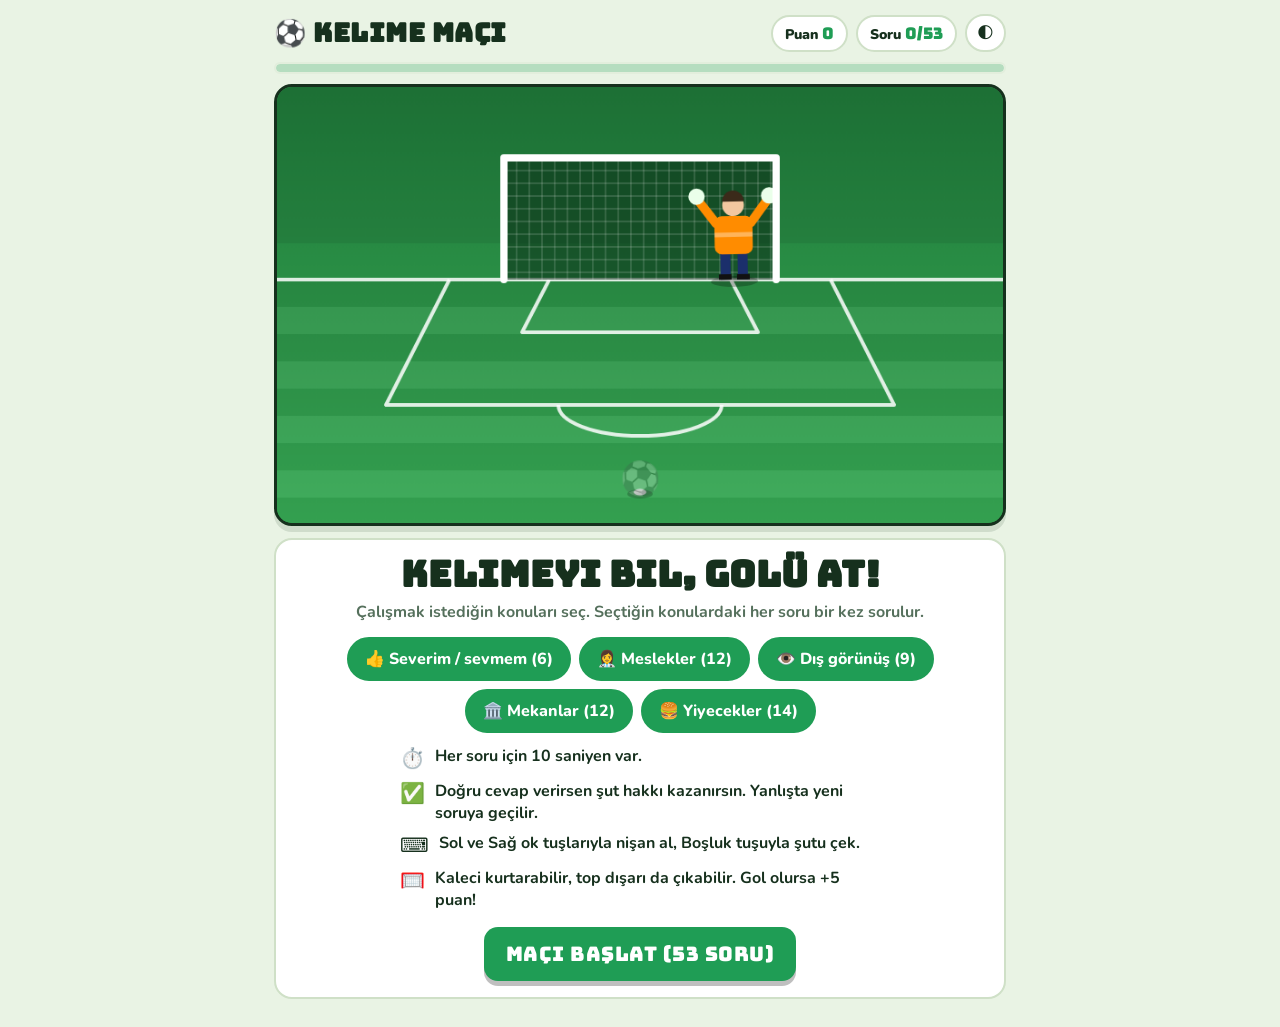
<file: kelime-maci.html>
<!DOCTYPE html>
<html lang="tr">
<head>
<meta charset="UTF-8">
<meta name="viewport" content="width=device-width, initial-scale=1, viewport-fit=cover">
<title>Kelime Maçı – İngilizce Futbol Şut Oyunu (Copy)</title>
<link rel="preconnect" href="https://fonts.googleapis.com">
<link rel="preconnect" href="https://fonts.gstatic.com" crossorigin>
<link href="https://fonts.googleapis.com/css2?family=Bungee&family=Nunito:wght@600;800;900&display=swap" rel="stylesheet">
<style>
:root {
  box-sizing: border-box;
  padding-top: env(safe-area-inset-top, 0px);
  padding-bottom: env(safe-area-inset-bottom, 0px);
  --bg: #e9f3e4;
  --panel: #ffffff;
  --panel-2: #f3f8ef;
  --text: #16301d;
  --muted: #55705c;
  --line: #cfe0c7;
  --accent: #1f9d55;
  --accent-ink: #ffffff;
  --gold: #f5b700;
  --bad: #d64545;
  --good: #1f9d55;
  --shadow: 0 6px 0 rgba(22,48,29,.12);
  --display: "Bungee", "Impact", "Arial Black", sans-serif;
  --body: "Nunito", "Segoe UI", system-ui, -apple-system, sans-serif;
}
@media (prefers-color-scheme: dark) {
  :root:not([data-theme="light"]) {
    --bg: #0d1f14;
    --panel: #14301f;
    --panel-2: #1a3b27;
    --text: #eaf6ea;
    --muted: #9dbba4;
    --line: #2a5138;
    --accent: #3ddc84;
    --accent-ink: #062812;
    --gold: #ffcf3a;
    --bad: #ff6b6b;
    --good: #3ddc84;
    --shadow: 0 6px 0 rgba(0,0,0,.35);
  }
}
:root[data-theme="dark"] {
  --bg: #0d1f14;
  --panel: #14301f;
  --panel-2: #1a3b27;
  --text: #eaf6ea;
  --muted: #9dbba4;
  --line: #2a5138;
  --accent: #3ddc84;
  --accent-ink: #062812;
  --gold: #ffcf3a;
  --bad: #ff6b6b;
  --good: #3ddc84;
  --shadow: 0 6px 0 rgba(0,0,0,.35);
}
* { box-sizing: border-box; }
html { scroll-padding-top: env(safe-area-inset-top, 0px); }
body {
  margin: 0;
  background: var(--bg);
  color: var(--text);
  font-family: var(--body);
  font-weight: 700;
  min-height: 100vh;
}
.app { max-width: 760px; margin: 0 auto; padding: 14px 14px 28px; }

.top { display: flex; align-items: center; justify-content: space-between; gap: 10px; margin-bottom: 10px; }
.brand { font-family: var(--display); font-size: clamp(18px, 4.6vw, 26px); letter-spacing: .5px; line-height: 1; }
.stats { display: flex; gap: 8px; }
.chip {
  background: var(--panel); border: 2px solid var(--line); border-radius: 999px;
  padding: 6px 12px; font-weight: 900; font-size: 14px; white-space: nowrap;
}
.chip b { font-family: var(--display); font-weight: 400; font-size: 16px; color: var(--accent); }

.timer { height: 12px; border-radius: 999px; background: var(--panel-2); border: 2px solid var(--line); overflow: hidden; margin-bottom: 10px; opacity: .25; transition: opacity .2s; }
.timer.on { opacity: 1; }
.timer i { display: block; height: 100%; width: 100%; background: var(--accent); border-radius: 999px; transform-origin: left; }
.timer.low i { background: var(--bad); }

.stage { position: relative; border-radius: 18px; overflow: hidden; border: 3px solid var(--text); box-shadow: var(--shadow); background: #2e9b4a; }
canvas { display: block; width: 100%; height: auto; touch-action: none; }
.overlay { position: absolute; inset: 0; display: grid; place-items: center; pointer-events: none; }
.banner {
  font-family: var(--display); text-align: center; line-height: 1; color: #fff;
  font-size: clamp(44px, 14vw, 104px); letter-spacing: 2px;
  -webkit-text-stroke: 3px #0d3b1c; paint-order: stroke fill;
  text-shadow: 0 6px 0 #0d3b1c, 0 0 30px rgba(255,220,60,.9);
  animation: pop 1.9s cubic-bezier(.2,1.4,.4,1) both;
}
.banner.gold { color: var(--gold); }
.banner.small { font-size: clamp(30px, 9vw, 64px); }
.banner.miss { color: #ffd0d0; text-shadow: 0 6px 0 #0d3b1c; }
@keyframes pop {
  0% { transform: scale(.2) rotate(-12deg); opacity: 0; }
  18% { transform: scale(1.18) rotate(4deg); opacity: 1; }
  30% { transform: scale(1) rotate(-2deg); }
  80% { transform: scale(1.04) rotate(1deg); opacity: 1; }
  100% { transform: scale(1.1); opacity: 0; }
}

.panel { margin-top: 12px; background: var(--panel); border: 2px solid var(--line); border-radius: 18px; padding: 16px; }
.qhead { display: flex; align-items: center; gap: 14px; margin-bottom: 14px; }
.qemoji { font-size: clamp(44px, 12vw, 64px); line-height: 1; background: var(--panel-2); border-radius: 16px; padding: 8px 12px; min-width: 84px; text-align: center; }
.qen { font-size: clamp(22px, 5.8vw, 32px); font-weight: 900; line-height: 1.15; }
.qhint { margin-top: 4px; font-size: 14px; color: var(--muted); font-weight: 700; font-style: italic; }
.opts { display: grid; gap: 10px; }
.opt {
  font: inherit; font-weight: 800; font-size: 18px; text-align: left; color: var(--text);
  background: var(--panel-2); border: 2px solid var(--line); border-radius: 14px;
  padding: 14px 14px; cursor: pointer; display: flex; align-items: center; gap: 12px;
  transition: transform .08s, border-color .12s, background .12s;
}
.opt:hover:not(:disabled) { border-color: var(--accent); transform: translateY(-2px); }
.opt:focus-visible, .btn:focus-visible, .ctl:focus-visible { outline: 3px solid var(--gold); outline-offset: 2px; }
.opt kbd { font-family: var(--display); font-size: 14px; background: var(--panel); border: 2px solid var(--line); border-radius: 8px; padding: 3px 9px; color: var(--muted); }
.opt.right { background: var(--good); border-color: var(--good); color: var(--accent-ink); }
.opt.right kbd { color: var(--text); }
.opt.wrong { background: var(--bad); border-color: var(--bad); color: #fff; }
.opt:disabled { cursor: default; }
.msg { margin-top: 12px; font-weight: 900; font-size: 16px; min-height: 22px; }
.msg.bad { color: var(--bad); }
.msg.good { color: var(--good); }

.btn {
  font-family: var(--display); font-size: 20px; letter-spacing: .5px; cursor: pointer;
  background: var(--accent); color: var(--accent-ink); border: 0; border-radius: 14px;
  padding: 14px 22px; box-shadow: 0 5px 0 rgba(0,0,0,.25); transition: transform .08s, box-shadow .08s;
}
.btn:active { transform: translateY(4px); box-shadow: 0 1px 0 rgba(0,0,0,.25); }
.center { text-align: center; }
.title { font-family: var(--display); font-size: clamp(24px, 6.5vw, 36px); margin: 0 0 8px; line-height: 1.05; }
.rules { list-style: none; padding: 0; margin: 12px auto 16px; display: grid; gap: 8px; max-width: 480px; text-align: left; font-size: 16px; }
.rules li { display: flex; gap: 10px; align-items: flex-start; }
.rules span:first-child { font-size: 20px; }
.sub { color: var(--muted); margin: 0; font-size: 16px; }

.aim-wrap { text-align: center; }
.aim-title { font-family: var(--display); font-size: clamp(20px, 5.5vw, 28px); margin: 0 0 6px; color: var(--accent); }
.controls { display: grid; grid-template-columns: 1fr 1.4fr 1fr; gap: 10px; margin-top: 14px; }
.ctl {
  font-family: var(--display); font-size: 22px; padding: 18px 8px; border-radius: 14px; cursor: pointer;
  background: var(--panel-2); border: 2px solid var(--line); color: var(--text); user-select: none; -webkit-user-select: none; touch-action: none;
}
.ctl.shoot { background: var(--gold); border-color: var(--gold); color: #3a2a00; }
.ctl.held { transform: translateY(3px); border-color: var(--accent); }
.big { font-family: var(--display); font-size: clamp(44px, 12vw, 72px); color: var(--accent); line-height: 1; margin: 6px 0; }
.grid3 { display: grid; grid-template-columns: repeat(3, 1fr); gap: 8px; margin: 14px 0; }
.grid3 div { background: var(--panel-2); border-radius: 12px; padding: 10px 4px; }
.grid3 b { display: block; font-family: var(--display); font-weight: 400; font-size: 24px; }
.grid3 small { color: var(--muted); font-weight: 800; }
.theme { font: inherit; cursor: pointer; background: var(--panel); border: 2px solid var(--line); color: var(--text); border-radius: 999px; padding: 6px 10px; font-size: 16px; }

.top { flex-wrap: wrap; }
.stats { flex-wrap: wrap; justify-content: flex-end; align-items: center; }
.topics { display: flex; flex-wrap: wrap; gap: 8px; justify-content: center; margin: 14px 0 6px; }
.topic {
  font: inherit; font-weight: 800; font-size: 16px; cursor: pointer; color: var(--text);
  background: var(--panel-2); border: 2px solid var(--line); border-radius: 999px; padding: 9px 16px;
  transition: transform .08s, background .12s, border-color .12s;
}
.topic:hover { border-color: var(--accent); }
.topic[aria-pressed="true"] { background: var(--accent); border-color: var(--accent); color: var(--accent-ink); }
.topic:focus-visible { outline: 3px solid var(--gold); outline-offset: 2px; }
.btn:disabled { opacity: .45; cursor: not-allowed; box-shadow: 0 5px 0 rgba(0,0,0,.15); }
.btn.alt { background: var(--panel-2); color: var(--text); border: 2px solid var(--line); box-shadow: none; font-size: 16px; }
.btnrow { display: flex; gap: 10px; justify-content: center; flex-wrap: wrap; margin-top: 16px; }
.theme.arm { background: var(--bad); border-color: var(--bad); color: #fff; }
@media (prefers-reduced-motion: reduce) {
  .banner { animation-duration: .01s; animation-delay: 0s; opacity: 1; }
}
</style>
</head>
<body>
<div class="app">
  <div class="top">
    <div class="brand">⚽ Kelime Maçı</div>
    <div class="stats">
      <div class="chip">Puan <b id="sScore">0</b></div>
      <div class="chip">Soru <b id="sQ">0/27</b></div>
      <button class="theme" id="endBtn" hidden>Bitir</button>
      <button class="theme" id="themeBtn" aria-label="Tema değiştir">🌓</button>
    </div>
  </div>
  <div class="timer" id="timer"><i id="timerFill"></i></div>
  <div class="stage">
    <canvas id="c" width="800" height="480" aria-label="Futbol sahası"></canvas>
    <div class="overlay" id="overlay"></div>
  </div>
  <section class="panel" id="panel"></section>
</div>

<script>
(function () {
  "use strict";

  /* ---------- Kelime havuzu ---------- */
  var WORDS = [
    { g: "like", en: "I love drawing pictures.", tr: "Resim çizmeyi çok severim.", e: "🎨" },
    { g: "like", en: "I prefer drawing pictures.", tr: "Resim çizmeyi tercih ederim.", e: "🖌️" },
    { g: "like", en: "I like drawing pictures.", tr: "Resim çizmeyi severim.", e: "🖼️" },
    { g: "like", en: "I dislike playing basketball.", tr: "Basketbol oynamayı sevmem.", e: "🏀❌" },
    { g: "like", en: "I don't like playing basketball.", tr: "Basketbol oynamayı sevmem.", e: "🏀👎" },
    { g: "like", en: "I hate playing basketball.", tr: "Basketbol oynamaktan nefret ederim.", e: "🏀😡" },
    { g: "job", en: "Teacher", tr: "Öğretmen", e: "👩‍🏫", h: "I teach English to my students.", ht: "Öğrencilerime İngilizce öğretirim." },
    { g: "job", en: "Police Officer", tr: "Polis Memuru", e: "👮", h: "I help people and keep the city safe.", ht: "İnsanlara yardım eder ve şehri güvenli tutarım." },
    { g: "job", en: "Doctor", tr: "Doktor", e: "👩‍⚕️", h: "I help sick people and check patients.", ht: "Hasta insanlara yardım eder ve kontrol ederim." },
    { g: "job", en: "Farmer", tr: "Çiftçi", e: "👨‍🌾", h: "I grow fruit and vegetables.", ht: "Meyveleri ve sebzeleri yetiştiririm." },
    { g: "job", en: "Singer", tr: "Şarkıcı", e: "👨‍🎤", h: "I sing songs with my band.", ht: "Grubumla birlikte şarkılar söylerim." },
    { g: "job", en: "Dentist", tr: "Diş hekimi", e: "🦷", h: "I pull out the unhealthy teeth.", ht: "Sağlıksız dişleri çekerim." },
    { g: "jobsent", en: "I teach English to my students.", tr: "Öğrencilerime İngilizce öğretirim.", e: "👩‍🏫" },
    { g: "jobsent", en: "I help people and keep the city safe.", tr: "İnsanlara yardım eder ve şehri güvenli tutarım.", e: "👮" },
    { g: "jobsent", en: "I help sick people and check patients.", tr: "Hasta insanlara yardım eder ve kontrol ederim.", e: "👩‍⚕️" },
    { g: "jobsent", en: "I grow fruit and vegetables.", tr: "Meyveleri ve sebzeleri yetiştiririm.", e: "👨‍🌾" },
    { g: "jobsent", en: "I sing songs with my band.", tr: "Grubumla birlikte şarkılar söylerim.", e: "👨‍🎤" },
    { g: "jobsent", en: "I pull out the unhealthy teeth.", tr: "Sağlıksız dişleri çekerim.", e: "🦷" },
    { g: "look", en: "Short", tr: "Kısa", e: "📏" },
    { g: "look", en: "Tall", tr: "Uzun", e: "🦒" },
    { g: "look", en: "Thin", tr: "Zayıf", e: "🏃" },
    { g: "look", en: "Fat", tr: "Şişman", e: "🍔" },
    { g: "look", en: "Long hair", tr: "Uzun saç", e: "💇‍♀️" },
    { g: "look", en: "Short hair", tr: "Kısa saç", e: "💇‍♂️" },
    { g: "look", en: "Wavy hair", tr: "Dalgalı saç", e: "👩‍🦱" },
    { g: "look", en: "Brown eyes", tr: "Kahverengi göz", e: "👁️🤎" },
    { g: "look", en: "Blue eyes", tr: "Mavi göz", e: "👁️💙" },
    { g: "place", en: "Bakery", tr: "Fırın", e: "🥐", h: "I go to bakery to buy fresh bread.", ht: "Ben taze ekmek satın almak için fırına giderim." },
    { g: "place", en: "Park", tr: "Park", e: "🌳", h: "I ride my bike and walk my dog in the park.", ht: "Parkta bisikletimi sürerim ve köpeğimi yürütürüm." },
    { g: "place", en: "Cinema", tr: "Sinema", e: "🎬", h: "I watch films in the cinema.", ht: "Sinemada film izlerim." },
    { g: "place", en: "Museum", tr: "Müze", e: "🏛️", h: "I look at ancient objects in the museum.", ht: "Müzede antika nesnelere bakarım." },
    { g: "place", en: "Chemist's", tr: "Eczane", e: "💊", h: "I buy medicine in the chemist's.", ht: "Eczanede ilaç satın alırım." },
    { g: "place", en: "Greengrocer's", tr: "Manav", e: "🥦", h: "I buy fruit and vegetables in the greengrocer's.", ht: "Manavda meyve ve sebze satın alırım." },
    { g: "placesent", en: "I go to bakery to buy fresh bread.", tr: "Ben taze ekmek satın almak için fırına giderim.", e: "🍞" },
    { g: "placesent", en: "I ride my bike and walk my dog in the park.", tr: "Parkta bisikletimi sürerim ve köpeğimi yürütürüm.", e: "🚴‍♂️🐕" },
    { g: "placesent", en: "I watch films in the cinema.", tr: "Sinemada film izlerim.", e: "🎥" },
    { g: "placesent", en: "I look at ancient objects in the museum.", tr: "Müzede antika nesnelere bakarım.", e: "🏺" },
    { g: "placesent", en: "I buy medicine in the chemist's.", tr: "Eczanede ilaç satın alırım.", e: "💊" },
    { g: "placesent", en: "I buy fruit and vegetables in the greengrocer's.", tr: "Manavda meyve ve sebze satın alırım.", e: "🍎🥕" },
    { g: "food", en: "Salad", tr: "Salata", e: "🥗" },
    { g: "food", en: "Yoghurt", tr: "Yoğurt", e: "🥣" },
    { g: "food", en: "Broccoli", tr: "Brokoli", e: "🥦" },
    { g: "food", en: "Chips", tr: "Cips", e: "🍟" },
    { g: "food", en: "Noodle", tr: "Erişte", e: "🍜" },
    { g: "food", en: "Sweet", tr: "Şekerleme", e: "🍬" },
    { g: "food", en: "Grilled Fish", tr: "Izgara Balık", e: "🐟" },
    { g: "food", en: "Eggs", tr: "Yumurta", e: "🥚" },
    { g: "food", en: "Nuts", tr: "Çerez", e: "🥜" },
    { g: "food", en: "Hamburger", tr: "Hamburger", e: "🍔" },
    { g: "food", en: "Chocolate", tr: "Çikolata", e: "🍫" },
    { g: "food", en: "Sausages", tr: "Sosis", e: "🌭" },
    { g: "food", en: "Spinach", tr: "Ispanak", e: "🥬" },
    { g: "food", en: "Ice cream", tr: "Dondurma", e: "🍦" }
  ];
  var TOTAL = WORDS.length, QUESTION_TIME = 10, GOAL_POINTS = 5;
  var TOPICS = [
    { id: "like", label: "👍 Severim / sevmem", gs: ["like"] },
    { id: "job", label: "👩‍⚕️ Meslekler", gs: ["job", "jobsent"] },
    { id: "look", label: "👁️ Dış görünüş", gs: ["look"] },
    { id: "place", label: "🏛️ Mekanlar", gs: ["place", "placesent"] },
    { id: "food", label: "🍔 Yiyecekler", gs: ["food"] }
  ];
  var selected = { like: true, job: true, look: true, place: true, food: true };
  var answered = 0;
  function poolFor() {
    var gs = [];
    TOPICS.forEach(function (t) { if (selected[t.id]) gs = gs.concat(t.gs); });
    return WORDS.filter(function (w) { return gs.indexOf(w.g) >= 0; });
  }

  function shuffle(a) {
    a = a.slice();
    for (var i = a.length - 1; i > 0; i--) {
      var j = Math.floor(Math.random() * (i + 1));
      var t = a[i]; a[i] = a[j]; a[j] = t;
    }
    return a;
  }

  /* ---------- Ses (Web Audio API) ---------- */
  var AC = null;
  function ac() {
    if (!AC) {
      try { AC = new (window.AudioContext || window.webkitAudioContext)(); } catch (e) { AC = null; }
    }
    if (AC && AC.state === "suspended") { AC.resume(); }
    return AC;
  }
  function tone(freq, dur, type, vol, delay, slideTo) {
    var a = ac(); if (!a) return;
    var t = a.currentTime + (delay || 0);
    var o = a.createOscillator(), g = a.createGain();
    o.type = type || "sine";
    o.frequency.setValueAtTime(freq, t);
    if (slideTo) o.frequency.exponentialRampToValueAtTime(slideTo, t + dur);
    g.gain.setValueAtTime(0.0001, t);
    g.gain.exponentialRampToValueAtTime(vol || 0.15, t + 0.02);
    g.gain.exponentialRampToValueAtTime(0.0001, t + dur);
    o.connect(g); g.connect(a.destination);
    o.start(t); o.stop(t + dur + 0.05);
  }
  function noise(dur, vol, freq, attack, delay) {
    var a = ac(); if (!a) return;
    var t = a.currentTime + (delay || 0);
    var len = Math.floor(a.sampleRate * dur);
    var buf = a.createBuffer(1, len, a.sampleRate);
    var d = buf.getChannelData(0);
    for (var i = 0; i < len; i++) d[i] = Math.random() * 2 - 1;
    var s = a.createBufferSource(); s.buffer = buf;
    var f = a.createBiquadFilter(); f.type = "bandpass"; f.frequency.value = freq; f.Q.value = 0.6;
    var g = a.createGain();
    g.gain.setValueAtTime(0.0001, t);
    g.gain.exponentialRampToValueAtTime(vol, t + (attack || 0.05));
    g.gain.exponentialRampToValueAtTime(0.0001, t + dur);
    s.connect(f); f.connect(g); g.connect(a.destination);
    s.start(t); s.stop(t + dur);
  }
  var sfx = {
    right: function () { tone(660, .12, "triangle", .18); tone(990, .18, "triangle", .18, .1); },
    wrong: function () { tone(200, .3, "sawtooth", .14, 0, 110); },
    kick: function () { noise(.14, .5, 220, .01); tone(140, .12, "sine", .3, 0, 60); },
    save: function () { noise(.18, .4, 500, .01); tone(120, .2, "square", .1, 0, 70); },
    miss: function () { tone(400, .35, "sine", .12, 0, 180); noise(.5, .12, 1200, .1); },
    goal: function () {
      noise(2.4, .5, 900, .35);
      noise(2.4, .25, 2200, .5);
      var notes = [523.25, 659.25, 783.99, 1046.5, 783.99, 1046.5, 1318.5];
      notes.forEach(function (n, i) { tone(n, .28, "square", .09, i * .12); });
      tone(2300, .6, "sine", .06, .05, 2800);
    },
    end: function () { [523.25, 659.25, 783.99, 1046.5].forEach(function (n, i) { tone(n, .3, "triangle", .15, i * .14); }); }
  };

  /* ---------- Oyun durumu ---------- */
  var canvas = document.getElementById("c");
  var ctx = canvas.getContext("2d");
  var W = 800, H = 480;
  var GOAL = { l: 250, r: 550, t: 78, b: 212 };
  var BALL0 = { x: 400, y: 432 };
  var TARGET_Y = 150;

  var state = "start"; // start | question | feedback | aim | flight | result | end
  var stateTimer = 0, afterFeedback = null;
  var score = 0, goals = 0, correctCount = 0, qNum = 0;
  var deck = [], q = null, options = [], timeLeft = QUESTION_TIME;
  var time = 0;
  var aim = 0, held = { left: false, right: false };
  var kx = 400, keeperTarget = 400, diving = false;
  var flightP = 0, ball = { x: BALL0.x, y: BALL0.y, s: 1, vx: 0, vy: 0, free: false };
  var confetti = [];
  var lastResult = "";

  var elScore = document.getElementById("sScore");
  var elQ = document.getElementById("sQ");
  var elPanel = document.getElementById("panel");
  var elTimer = document.getElementById("timer");
  var elFill = document.getElementById("timerFill");
  var elOverlay = document.getElementById("overlay");

  function updateStats() {
    elScore.textContent = score;
    elQ.textContent = qNum + "/" + TOTAL;
  }

  function esc(s) { return String(s).replace(/&/g, "&amp;").replace(/</g, "&lt;").replace(/>/g, "&gt;"); }

  function buildOptions(item) {
    var pool = WORDS.filter(function (w) { return w.g === item.g && w.tr !== item.tr; });
    var seen = {}, wrong = [];
    shuffle(pool).forEach(function (w) {
      if (!seen[w.tr] && wrong.length < 2) { seen[w.tr] = 1; wrong.push(w.tr); }
    });
    return shuffle([item.tr].concat(wrong));
  }

  /* ---------- Ekranlar ---------- */
  function showStart() {
    state = "start";
    setEndBtn(false);
    elTimer.classList.remove("on", "low");
    elPanel.innerHTML =
      '<div class="center">' +
      '<h1 class="title">Kelimeyi bil, golü at!</h1>' +
      '<p class="sub">Çalışmak istediğin konuları seç. Seçtiğin konulardaki her soru bir kez sorulur.</p>' +
      '<div class="topics" id="topics"></div>' +
      '<ul class="rules">' +
      '<li><span>⏱️</span><span>Her soru için 10 saniyen var.</span></li>' +
      '<li><span>✅</span><span>Doğru cevap verirsen şut hakkı kazanırsın. Yanlışta yeni soruya geçilir.</span></li>' +
      '<li><span>⌨️</span><span>Sol ve Sağ ok tuşlarıyla nişan al, Boşluk tuşuyla şutu çek.</span></li>' +
      '<li><span>🥅</span><span>Kaleci kurtarabilir, top dışarı da çıkabilir. Gol olursa +5 puan!</span></li>' +
      '</ul>' +
      '<button class="btn" id="startBtn">Maçı başlat</button>' +
      '</div>';
    document.getElementById("startBtn").addEventListener("click", function () { ac(); startGame(); });
    renderTopics();
  }

  function renderTopics() {
    var box = document.getElementById("topics");
    if (!box) return;
    box.innerHTML = "";
    TOPICS.forEach(function (t) {
      var n = WORDS.filter(function (w) { return t.gs.indexOf(w.g) >= 0; }).length;
      var b = document.createElement("button");
      b.className = "topic";
      b.setAttribute("aria-pressed", selected[t.id] ? "true" : "false");
      b.textContent = t.label + " (" + n + ")";
      b.addEventListener("click", function () { selected[t.id] = !selected[t.id]; renderTopics(); });
      box.appendChild(b);
    });
    var cnt = poolFor().length;
    var sb = document.getElementById("startBtn");
    sb.disabled = cnt === 0;
    sb.textContent = cnt === 0 ? "Bir konu seç" : "Maçı başlat (" + cnt + " soru)";
  }

  function startGame() {
    score = 0; goals = 0; correctCount = 0; qNum = 0;
    deck = shuffle(poolFor());
    TOTAL = deck.length;
    answered = 0;
    setEndBtn(true);
    confetti = [];
    updateStats();
    nextQuestion();
  }

  function nextQuestion() {
    if (qNum >= TOTAL) { showEnd(); return; }
    q = deck[qNum];
    qNum++;
    options = buildOptions(q);
    timeLeft = QUESTION_TIME;
    diving = false;
    ball = { x: BALL0.x, y: BALL0.y, s: 1, vx: 0, vy: 0, free: false };
    aim = 0;
    state = "question";
    updateStats();
    renderQuestion();
  }

  function renderQuestion() {
    elTimer.classList.add("on");
    elTimer.classList.remove("low");
    var html =
      '<div class="qhead"><div class="qemoji">' + q.e + '</div><div>' +
      '<div class="qen">' + esc(q.en) + '</div>' +
      (q.h ? '<div class="qhint" id="qhint">' + esc(q.h) + '</div>' : '') +
      '</div></div><div class="opts">';
    options.forEach(function (o, i) {
      html += '<button class="opt" data-i="' + i + '"><kbd>' + (i + 1) + '</kbd><span>' + esc(o) + '</span></button>';
    });
    html += '</div><div class="msg" id="msg"></div>';
    elPanel.innerHTML = html;
    Array.prototype.forEach.call(elPanel.querySelectorAll(".opt"), function (b) {
      b.addEventListener("click", function () { answer(parseInt(b.getAttribute("data-i"), 10)); });
    });
  }

  function answer(i) {
    if (state !== "question") return;
    ac();
    state = "feedback";
    var btns = elPanel.querySelectorAll(".opt");
    var msg = document.getElementById("msg");
    var ok = i >= 0 && options[i] === q.tr;
    answered++;
    var qh = document.getElementById("qhint");
    if (qh && q.ht) qh.textContent = q.h + " (" + q.ht + ")";
    Array.prototype.forEach.call(btns, function (b, idx) {
      b.disabled = true;
      if (options[idx] === q.tr) b.classList.add("right");
      else if (idx === i) b.classList.add("wrong");
    });
    if (ok) {
      correctCount++;
      sfx.right();
      msg.className = "msg good";
      msg.textContent = "Doğru! Şut hakkı kazandın 🎯";
      stateTimer = 0.9;
      afterFeedback = startAim;
    } else {
      sfx.wrong();
      msg.className = "msg bad";
      msg.textContent = (i < 0 ? "Süre doldu! " : "Yanlış! ") + "Doğru cevap: " + q.tr;
      stateTimer = 1.9;
      afterFeedback = nextQuestion;
    }
  }

  function startAim() {
    state = "aim";
    elTimer.classList.remove("on", "low");
    elPanel.innerHTML =
      '<div class="aim-wrap"><h2 class="aim-title">Şut zamanı!</h2>' +
      '<p class="sub">◀ ▶ ok tuşlarıyla nişan al, <b>Boşluk</b> ile şutu çek.</p>' +
      '<div class="controls">' +
      '<button class="ctl" id="bL" aria-label="Sola nişan al">◀</button>' +
      '<button class="ctl shoot" id="bS">ŞUT!</button>' +
      '<button class="ctl" id="bR" aria-label="Sağa nişan al">▶</button>' +
      '</div></div>';
    bindHold(document.getElementById("bL"), "left");
    bindHold(document.getElementById("bR"), "right");
    document.getElementById("bS").addEventListener("pointerdown", function (e) { e.preventDefault(); shoot(); });
  }

  function bindHold(el, dir) {
    function on(e) { e.preventDefault(); held[dir] = true; el.classList.add("held"); }
    function off() { held[dir] = false; el.classList.remove("held"); }
    el.addEventListener("pointerdown", on);
    el.addEventListener("pointerup", off);
    el.addEventListener("pointerleave", off);
    el.addEventListener("pointercancel", off);
  }

  function shoot() {
    if (state !== "aim") return;
    ac();
    state = "flight";
    flightP = 0;
    held.left = held.right = false;
    sfx.kick();
    // Kaleci bazen topu okuyup o yöne atlar
    if (Math.random() < 0.42) {
      diving = true;
      keeperTarget = Math.max(GOAL.l + 22, Math.min(GOAL.r - 22, BALL0.x + aim));
    }
    elPanel.innerHTML = '<div class="center"><h2 class="aim-title">Top havada…</h2></div>';
  }

  function resolveShot() {
    var bx = BALL0.x + aim;
    var out = Math.abs(aim) > 146;
    var dist = Math.abs(bx - kx);
    state = "result";
    stateTimer = 2.2;
    ball.free = true;
    if (out) {
      lastResult = "out";
      ball.vx = (aim > 0 ? 1 : -1) * 130; ball.vy = -170;
      sfx.miss();
      banner("DIŞARI!", "small miss");
    } else if (dist < 50) {
      lastResult = "save";
      ball.vx = (bx >= kx ? 1 : -1) * 190; ball.vy = 230;
      sfx.save();
      banner("KURTARDI! 🧤", "small");
    } else {
      lastResult = "goal";
      ball.vx = 0; ball.vy = 0;
      score += GOAL_POINTS; goals++;
      updateStats();
      sfx.goal();
      spawnConfetti();
      banner("GOOOL!", "gold");
    }
    var label = lastResult === "goal" ? "+5 puan! ⚽" : (lastResult === "save" ? "Kaleci kurtardı." : "Top dışarı çıktı.");
    elPanel.innerHTML = '<div class="center"><h2 class="aim-title">' + label + '</h2></div>';
  }

  function banner(text, cls) {
    elOverlay.innerHTML = '<div class="banner ' + cls + '">' + text + '</div>';
    var d = elOverlay.firstChild;
    setTimeout(function () { if (elOverlay.firstChild === d) elOverlay.innerHTML = ""; }, 2000);
  }

  function showEnd() {
    state = "end";
    elTimer.classList.remove("on", "low");
    sfx.end();
    setEndBtn(false);
    var max = Math.max(1, answered) * GOAL_POINTS;
    var text = score >= max * 0.8 ? "Efsane performans! Milli takıma hazırsın 🏆"
             : score >= max * 0.5 ? "Güzel maç! Biraz daha çalışırsan şampiyon olursun 💪"
             : "Antrenmana devam! Bir sonraki maçta daha iyi olacak ⚽";
    elPanel.innerHTML =
      '<div class="center"><h2 class="title">Maç bitti!</h2>' +
      '<div class="big">' + score + ' puan</div>' +
      '<div class="grid3">' +
      '<div><b>' + correctCount + '/' + answered + '</b><small>Doğru cevap</small></div>' +
      '<div><b>' + goals + '</b><small>Gol</small></div>' +
      '<div><b>' + (answered - goals) + '</b><small>Gol olmayan soru</small></div>' +
      '</div><p class="sub">' + text + '</p>' +
      '<div class="btnrow"><button class="btn" id="againBtn">Aynı konularla tekrar</button>' +
      '<button class="btn alt" id="menuBtn">Konuları değiştir</button></div></div>';
    document.getElementById("againBtn").addEventListener("click", function () { ac(); startGame(); });
    document.getElementById("menuBtn").addEventListener("click", function () { showStart(); });
  }

  function spawnConfetti() {
    var cols = ["#ffd23f", "#ffffff", "#ff5e5e", "#4cc9f0", "#7cff6b", "#ff9f1c"];
    for (var i = 0; i < 110; i++) {
      var a = Math.random() * Math.PI * 2, sp = 120 + Math.random() * 380;
      confetti.push({
        x: BALL0.x + aim, y: TARGET_Y,
        vx: Math.cos(a) * sp, vy: Math.sin(a) * sp - 160,
        w: 5 + Math.random() * 6, h: 8 + Math.random() * 8,
        r: Math.random() * 6, vr: (Math.random() - .5) * 12,
        c: cols[i % cols.length], life: 2.2 + Math.random() * .8
      });
    }
  }

  /* ---------- Klavye ---------- */
  window.addEventListener("keydown", function (e) {
    var k = e.key;
    if (k === "ArrowLeft" || k === "a" || k === "A") { if (state === "aim") { held.left = true; e.preventDefault(); } }
    else if (k === "ArrowRight" || k === "d" || k === "D") { if (state === "aim") { held.right = true; e.preventDefault(); } }
    else if (k === " " || e.code === "Space") {
      if (state === "aim") { e.preventDefault(); shoot(); }
    } else if (state === "question" && (k === "1" || k === "2" || k === "3")) {
      answer(parseInt(k, 10) - 1);
    }
  });
  window.addEventListener("keyup", function (e) {
    var k = e.key;
    if (k === "ArrowLeft" || k === "a" || k === "A") held.left = false;
    if (k === "ArrowRight" || k === "d" || k === "D") held.right = false;
  });
  window.addEventListener("blur", function () { held.left = held.right = false; });

  /* ---------- Güncelleme ---------- */
  function update(dt) {
    time += dt;

    // Zamanlayıcı
    if (state === "question") {
      timeLeft -= dt;
      var frac = Math.max(0, timeLeft / QUESTION_TIME);
      elFill.style.transform = "scaleX(" + frac + ")";
      elTimer.classList.toggle("low", timeLeft <= 3);
      if (timeLeft <= 0) answer(-1);
    } else if (state === "feedback") {
      stateTimer -= dt;
      if (stateTimer <= 0) { var f = afterFeedback; afterFeedback = null; if (f) f(); }
    } else if (state === "result") {
      stateTimer -= dt;
      if (stateTimer <= 0) nextQuestion();
    }

    // Nişan
    if (state === "aim") {
      var dir = (held.right ? 1 : 0) - (held.left ? 1 : 0);
      aim += dir * 300 * dt;
      aim = Math.max(-220, Math.min(220, aim));
    }

    // Kaleci
    if (!diving) keeperTarget = 400 + Math.sin(time * 1.4) * 108;
    kx += (keeperTarget - kx) * Math.min(1, dt * (diving ? 9 : 6));

    // Top uçuşu
    if (state === "flight") {
      flightP += dt / 0.72;
      var p = Math.min(1, flightP);
      var e2 = 1 - Math.pow(1 - p, 1.6);
      ball.x = BALL0.x + aim * e2;
      ball.y = BALL0.y + (TARGET_Y - BALL0.y) * e2 - Math.sin(Math.PI * e2) * 34;
      ball.s = 1 - 0.45 * e2;
      if (p >= 1) resolveShot();
    } else if (state === "result" && ball.free && lastResult !== "goal") {
      ball.x += ball.vx * dt; ball.y += ball.vy * dt;
      ball.vy += 260 * dt;
      ball.s = Math.max(.5, ball.s - dt * .05);
    } else if (state === "result" && lastResult === "goal") {
      ball.y += 14 * dt;
    }

    // Konfeti
    for (var i = confetti.length - 1; i >= 0; i--) {
      var c = confetti[i];
      c.life -= dt;
      if (c.life <= 0) { confetti.splice(i, 1); continue; }
      c.vy += 520 * dt; c.x += c.vx * dt; c.y += c.vy * dt; c.r += c.vr * dt;
      c.vx *= (1 - dt * .4);
    }
  }

  /* ---------- Çizim ---------- */
  function drawPitch() {
    var g = ctx.createLinearGradient(0, 0, 0, H);
    g.addColorStop(0, "#1f7a3a"); g.addColorStop(1, "#37a854");
    ctx.fillStyle = g; ctx.fillRect(0, 0, W, H);
    // Çim şeritleri
    for (var i = 0; i < 10; i++) {
      ctx.fillStyle = i % 2 ? "rgba(255,255,255,.05)" : "rgba(0,0,0,.05)";
      ctx.fillRect(0, GOAL.b + i * 30, W, 30);
    }
    ctx.fillStyle = "rgba(0,0,0,.08)"; ctx.fillRect(0, 0, W, GOAL.b - 40);
    // Çizgiler
    ctx.strokeStyle = "rgba(255,255,255,.85)"; ctx.lineWidth = 4; ctx.lineJoin = "round";
    ctx.beginPath(); ctx.moveTo(0, GOAL.b); ctx.lineTo(W, GOAL.b); ctx.stroke();
    ctx.beginPath(); ctx.moveTo(190, GOAL.b); ctx.lineTo(120, 350); ctx.lineTo(680, 350); ctx.lineTo(610, GOAL.b); ctx.stroke();
    ctx.beginPath(); ctx.moveTo(300, GOAL.b); ctx.lineTo(270, 270); ctx.lineTo(530, 270); ctx.lineTo(500, GOAL.b); ctx.stroke();
    ctx.beginPath(); ctx.ellipse(400, 350, 90, 34, 0, 0, Math.PI); ctx.stroke();
    ctx.fillStyle = "rgba(255,255,255,.9)"; ctx.beginPath(); ctx.ellipse(400, BALL0.y + 14, 7, 3.5, 0, 0, 7); ctx.fill();
  }

  function drawNetBack() {
    ctx.save();
    ctx.beginPath(); ctx.rect(GOAL.l, GOAL.t, GOAL.r - GOAL.l, GOAL.b - GOAL.t); ctx.clip();
    ctx.fillStyle = "rgba(10,40,20,.55)"; ctx.fillRect(GOAL.l, GOAL.t, GOAL.r - GOAL.l, GOAL.b - GOAL.t);
    ctx.strokeStyle = "rgba(255,255,255,.28)"; ctx.lineWidth = 1;
    for (var x = GOAL.l; x <= GOAL.r; x += 14) { ctx.beginPath(); ctx.moveTo(x, GOAL.t); ctx.lineTo(x, GOAL.b); ctx.stroke(); }
    for (var y = GOAL.t; y <= GOAL.b; y += 14) { ctx.beginPath(); ctx.moveTo(GOAL.l, y); ctx.lineTo(GOAL.r, y); ctx.stroke(); }
    ctx.restore();
  }

  function drawPosts() {
    ctx.strokeStyle = "#ffffff"; ctx.lineWidth = 8; ctx.lineCap = "round"; ctx.lineJoin = "round";
    ctx.beginPath(); ctx.moveTo(GOAL.l, GOAL.b); ctx.lineTo(GOAL.l, GOAL.t); ctx.lineTo(GOAL.r, GOAL.t); ctx.lineTo(GOAL.r, GOAL.b); ctx.stroke();
    ctx.lineCap = "butt";
  }

  function drawKeeper() {
    var lean = Math.max(-.5, Math.min(.5, (keeperTarget - kx) * 0.006));
    ctx.save();
    ctx.translate(kx, GOAL.b);
    ctx.rotate(lean);
    // gölge
    ctx.fillStyle = "rgba(0,0,0,.25)"; ctx.beginPath(); ctx.ellipse(0, 2, 26, 6, 0, 0, 7); ctx.fill();
    // bacaklar
    ctx.fillStyle = "#1b2f6b"; ctx.fillRect(-15, -32, 11, 32); ctx.fillRect(4, -32, 11, 32);
    ctx.fillStyle = "#111"; ctx.fillRect(-17, -6, 14, 6); ctx.fillRect(3, -6, 14, 6);
    // kollar
    ctx.strokeStyle = "#ff8c00"; ctx.lineWidth = 10; ctx.lineCap = "round";
    ctx.beginPath(); ctx.moveTo(-19, -62); ctx.lineTo(-40, -90); ctx.stroke();
    ctx.beginPath(); ctx.moveTo(19, -62); ctx.lineTo(40, -90); ctx.stroke();
    ctx.lineCap = "butt";
    // gövde
    ctx.fillStyle = "#ff8c00";
    ctx.beginPath(); ctx.roundRect ? ctx.roundRect(-21, -70, 42, 42, 8) : ctx.rect(-21, -70, 42, 42); ctx.fill();
    ctx.fillStyle = "rgba(255,255,255,.35)"; ctx.fillRect(-21, -52, 42, 5);
    // eldivenler
    ctx.fillStyle = "#eaffea";
    ctx.beginPath(); ctx.arc(-40, -92, 9, 0, 7); ctx.fill();
    ctx.beginPath(); ctx.arc(40, -92, 9, 0, 7); ctx.fill();
    // kafa
    ctx.fillStyle = "#f2c7a0"; ctx.beginPath(); ctx.arc(0, -82, 12, 0, 7); ctx.fill();
    ctx.fillStyle = "#3b2a1a"; ctx.beginPath(); ctx.arc(0, -86, 12, Math.PI, 0); ctx.fill();
    ctx.restore();
  }

  function drawBall(bx, by, s) {
    ctx.save();
    ctx.fillStyle = "rgba(0,0,0,.22)";
    var sy = Math.min(BALL0.y + 16, by + 26 * s);
    if (state === "flight" || state === "aim" || state === "question" || state === "feedback" || state === "start") {
      ctx.beginPath(); ctx.ellipse(bx, Math.max(sy, by + 12 * s), 14 * s, 5 * s, 0, 0, 7); ctx.fill();
    }
    ctx.font = Math.round(36 * s) + "px 'Segoe UI Emoji','Apple Color Emoji','Noto Color Emoji',sans-serif";
    ctx.textAlign = "center"; ctx.textBaseline = "middle";
    ctx.fillText("⚽", bx, by);
    ctx.restore();
  }

  function drawAim() {
    var ax = BALL0.x + aim, ay = TARGET_Y;
    var out = Math.abs(aim) > 146;
    ctx.save();
    ctx.setLineDash([8, 8]); ctx.strokeStyle = "rgba(255,255,255,.55)"; ctx.lineWidth = 3;
    ctx.beginPath(); ctx.moveTo(BALL0.x, BALL0.y - 20); ctx.lineTo(ax, ay + 22); ctx.stroke();
    ctx.setLineDash([]);
    ctx.strokeStyle = out ? "#ff6b6b" : "#ffe14a"; ctx.lineWidth = 4;
    ctx.beginPath(); ctx.arc(ax, ay, 22, 0, 7); ctx.stroke();
    ctx.beginPath(); ctx.moveTo(ax - 32, ay); ctx.lineTo(ax - 10, ay); ctx.moveTo(ax + 10, ay); ctx.lineTo(ax + 32, ay);
    ctx.moveTo(ax, ay - 32); ctx.lineTo(ax, ay - 10); ctx.moveTo(ax, ay + 10); ctx.lineTo(ax, ay + 32); ctx.stroke();
    ctx.restore();
  }

  function drawConfetti() {
    confetti.forEach(function (c) {
      ctx.save(); ctx.translate(c.x, c.y); ctx.rotate(c.r);
      ctx.globalAlpha = Math.min(1, c.life);
      ctx.fillStyle = c.c; ctx.fillRect(-c.w / 2, -c.h / 2, c.w, c.h);
      ctx.restore();
    });
  }

  function draw() {
    drawPitch();
    drawNetBack();
    drawKeeper();
    drawPosts();
    if (state === "aim") drawAim();
    var idle = (state === "start" || state === "question" || state === "feedback" || state === "aim");
    if (idle) drawBall(BALL0.x, BALL0.y, 1);
    else drawBall(ball.x, ball.y, ball.s);
    drawConfetti();
  }

  var last = 0;
  function loop(ts) {
    var dt = Math.min(0.05, (ts - last) / 1000 || 0);
    last = ts;
    update(dt);
    draw();
    requestAnimationFrame(loop);
  }

  /* ---------- Bitir ---------- */
  var endBtn = document.getElementById("endBtn");
  var endArmed = null;
  function setEndBtn(show) {
    endBtn.hidden = !show;
    disarmEnd();
  }
  function disarmEnd() {
    if (endArmed) clearTimeout(endArmed);
    endArmed = null;
    endBtn.textContent = "Bitir";
    endBtn.classList.remove("arm");
  }
  endBtn.addEventListener("click", function () {
    if (state === "start" || state === "end") return;
    if (!endArmed) {
      endBtn.textContent = "Emin misin?";
      endBtn.classList.add("arm");
      endArmed = setTimeout(disarmEnd, 3000);
    } else {
      disarmEnd();
      afterFeedback = null;
      held.left = held.right = false;
      elOverlay.innerHTML = "";
      confetti = [];
      showEnd();
    }
  });

  /* ---------- Tema ---------- */
  var themeBtn = document.getElementById("themeBtn");
  themeBtn.addEventListener("click", function () {
    var root = document.documentElement;
    var dark = root.getAttribute("data-theme") === "dark" ||
      (!root.getAttribute("data-theme") && window.matchMedia("(prefers-color-scheme: dark)").matches);
    root.setAttribute("data-theme", dark ? "light" : "dark");
  });

  updateStats();
  showStart();
  requestAnimationFrame(loop);
})();
</script>
</body>
</html>
</file>
<file: dnd/css/main.css>
/* ===================================
   D&D AI DUNGEON MASTER — MAIN CSS (V2)
   Mobile-First OLED Dark Fantasy Redesign
   =================================== */

:root {
  --bg-darkest: #07070a;
  --bg-dark: #0e0e14;
  --bg-panel: rgba(20, 20, 32, 0.85);
  --bg-panel-2: rgba(30, 30, 48, 0.7);
  --bg-hover: rgba(50, 50, 80, 0.6);
  --bg-active: rgba(70, 70, 110, 0.7);
  
  --text: #f0edf8;
  --text-muted: #9594b0;
  --text-dim: #626180;
  --text-bright: #ffffff;
  
  --accent: #e5b842;        /* Radiant Gold */
  --accent-glow: rgba(229, 184, 66, 0.4);
  --accent-dark: #8f6916;
  --accent-2: #845ec2;      /* Arcane Violet */
  --accent-3: #d65db1;      /* Magenta highlight */
  
  --danger: #ff5252;
  --danger-glow: rgba(255, 82, 82, 0.4);
  --success: #4cd964;
  --info: #34aadc;
  
  --border: rgba(255, 255, 255, 0.08);
  --border-glow: rgba(229, 184, 66, 0.25);
  --shadow: 0 8px 32px rgba(0, 0, 0, 0.6);
  
  --radius-sm: 8px;
  --radius: 12px;
  --radius-lg: 18px;
  --radius-round: 999px;
  
  --font-display: 'Cinzel', serif;
  --font-narrative: 'Crimson Text', serif;
  --font-body: 'Inter', system-ui, -apple-system, sans-serif;
  
  --safe-top: env(safe-area-inset-top, 0px);
  --safe-bottom: env(safe-area-inset-bottom, 0px);
}

[data-theme="light"] {
  --bg-darkest: #f3f0e8;
  --bg-dark: #e8e3d6;
  --bg-panel: rgba(255, 255, 255, 0.9);
  --bg-panel-2: rgba(240, 235, 222, 0.8);
  --text: #231f20;
  --text-muted: #6a645d;
  --text-dim: #988e84;
  --border: rgba(0, 0, 0, 0.1);
}

/* RESET */
*, *::before, *::after {
  box-sizing: border-box;
  margin: 0;
  padding: 0;
  -webkit-tap-highlight-color: transparent;
}

html {
  font-size: 15px;
  height: 100%;
}

body {
  background: var(--bg-darkest);
  color: var(--text);
  font-family: var(--font-body);
  line-height: 1.6;
  min-height: 100%;
  overflow-x: hidden;
  padding-top: var(--safe-top);
  padding-bottom: var(--safe-bottom);
}

/* Subtle glowing background ambient */
body::before {
  content: '';
  position: fixed;
  inset: 0;
  background: 
    radial-gradient(circle at 10% 20%, rgba(132, 94, 194, 0.12) 0%, transparent 40%),
    radial-gradient(circle at 90% 80%, rgba(229, 184, 66, 0.08) 0%, transparent 40%);
  pointer-events: none;
  z-index: 0;
}

#app {
  position: relative;
  z-index: 1;
  min-height: 100vh;
  display: flex;
  flex-direction: column;
}

.screen {
  display: none;
  flex-direction: column;
  flex: 1;
  width: 100%;
}

.screen.active {
  display: flex;
}

/* ================= LOADING ================= */
#screen-loading {
  align-items: center;
  justify-content: center;
  min-height: 100vh;
}

.loading-container {
  text-align: center;
}

.loading-dragon {
  font-size: 72px;
  animation: dragonFloat 2.5s ease-in-out infinite;
  filter: drop-shadow(0 0 25px var(--accent-glow));
}

@keyframes dragonFloat {
  0%, 100% { transform: translateY(0) scale(1); }
  50% { transform: translateY(-12px) scale(1.06); }
}

.loading-title {
  font-family: var(--font-display);
  font-size: clamp(24px, 6vw, 38px);
  color: var(--accent);
  margin: 16px 0 20px;
  letter-spacing: 2px;
}

.loading-bar {
  width: 180px;
  height: 4px;
  background: var(--border);
  border-radius: var(--radius-round);
  margin: 0 auto 12px;
  overflow: hidden;
}

.loading-fill {
  height: 100%;
  background: linear-gradient(90deg, var(--accent-dark), var(--accent), var(--accent-dark));
  border-radius: var(--radius-round);
  animation: loadingSlide 1.2s ease-in-out infinite;
  width: 40%;
}

@keyframes loadingSlide {
  0% { transform: translateX(-100%); }
  100% { transform: translateX(350%); }
}

.loading-text {
  color: var(--text-muted);
  font-size: 13px;
  font-style: italic;
}

/* ================= MENU ================= */
#screen-menu {
  align-items: center;
  justify-content: center;
  position: relative;
  min-height: 100vh;
  padding: 24px 16px;
}

.menu-particles {
  position: absolute;
  inset: 0;
  overflow: hidden;
  pointer-events: none;
}

.particle {
  position: absolute;
  width: 3px;
  height: 3px;
  background: var(--accent);
  border-radius: 50%;
  opacity: 0;
  animation: particleFloat 4s ease-in-out infinite;
}

@keyframes particleFloat {
  0% { opacity: 0; transform: translateY(100vh); }
  25% { opacity: 0.8; }
  80% { opacity: 0.3; }
  100% { opacity: 0; transform: translateY(-10vh); }
}

.menu-content {
  position: relative;
  z-index: 2;
  text-align: center;
  width: 100%;
  max-width: 420px;
}

.menu-logo-icon {
  font-size: 54px;
  margin-bottom: 8px;
  filter: drop-shadow(0 0 24px var(--accent-glow));
}

.menu-logo h1 {
  font-family: var(--font-display);
  font-size: clamp(28px, 8vw, 44px);
  color: var(--text-bright);
  line-height: 1.15;
  letter-spacing: 2px;
}

.menu-logo h1 span {
  color: var(--accent);
  text-shadow: 0 0 30px var(--accent-glow);
}

.menu-subtitle {
  color: var(--text-muted);
  font-family: var(--font-narrative);
  font-size: 17px;
  margin-top: 10px;
  font-style: italic;
}

.menu-buttons {
  display: flex;
  flex-direction: column;
  gap: 12px;
  margin-top: 36px;
  width: 100%;
}

.menu-footer {
  margin-top: 40px;
  color: var(--text-dim);
  font-size: 12px;
}

/* ================= BUTTONS ================= */
.btn {
  display: inline-flex;
  align-items: center;
  justify-content: center;
  gap: 8px;
  padding: 12px 20px;
  border: 1px solid var(--border);
  border-radius: var(--radius);
  background: var(--bg-panel);
  color: var(--text);
  font-family: var(--font-body);
  font-size: 15px;
  font-weight: 600;
  cursor: pointer;
  transition: all 0.2s cubic-bezier(0.4, 0, 0.2, 1);
  text-decoration: none;
  backdrop-filter: blur(8px);
}

.btn:active {
  transform: scale(0.97);
}

.btn-primary {
  background: linear-gradient(135deg, var(--accent-dark), var(--accent));
  color: #000;
  border-color: var(--accent);
  font-weight: 800;
  box-shadow: 0 4px 16px rgba(229, 184, 66, 0.25);
}

.btn-secondary {
  background: var(--bg-panel-2);
  border-color: var(--accent-2);
  color: var(--text);
}

.btn-ghost {
  background: transparent;
  border-color: transparent;
  color: var(--text-muted);
}

.btn-lg {
  padding: 15px 24px;
  font-size: 16px;
  border-radius: var(--radius-lg);
}

.btn-sm {
  padding: 6px 12px;
  font-size: 13px;
  border-radius: var(--radius-sm);
}

.btn-block {
  width: 100%;
}

/* ================= MOBILE BOTTOM NAVIGATION ================= */
.mobile-bottom-nav {
  position: fixed;
  bottom: 0;
  left: 0;
  right: 0;
  height: calc(60px + var(--safe-bottom));
  padding-bottom: var(--safe-bottom);
  background: rgba(14, 14, 20, 0.95);
  backdrop-filter: blur(16px);
  border-top: 1px solid var(--border);
  display: flex;
  align-items: center;
  justify-content: space-around;
  z-index: 100;
}

.nav-item {
  display: flex;
  flex-direction: column;
  align-items: center;
  justify-content: center;
  color: var(--text-muted);
  font-size: 11px;
  font-weight: 600;
  padding: 6px 12px;
  border-radius: var(--radius-sm);
  cursor: pointer;
  transition: all 0.2s ease;
  user-select: none;
}

.nav-item .nav-icon {
  font-size: 20px;
  margin-bottom: 2px;
}

.nav-item.active {
  color: var(--accent);
}

.nav-item.active .nav-icon {
  transform: translateY(-2px);
  filter: drop-shadow(0 0 10px var(--accent-glow));
}

/* ================= ADVENTURE SCREEN ================= */
#screen-adventure {
  height: 100vh;
  height: 100dvh;
  display: flex;
  flex-direction: column;
  padding-bottom: calc(64px + var(--safe-bottom));
  overflow: hidden;
}

.adventure-topbar {
  display: flex;
  align-items: center;
  justify-content: space-between;
  padding: 10px 16px;
  background: rgba(14, 14, 20, 0.9);
  backdrop-filter: blur(12px);
  border-bottom: 1px solid var(--border);
  flex-shrink: 0;
}

.topbar-char {
  display: flex;
  align-items: center;
  gap: 10px;
}

.topbar-portrait {
  width: 42px;
  height: 42px;
  border-radius: 50%;
  background: var(--bg-panel);
  border: 2px solid var(--accent);
  overflow: hidden;
  display: flex;
  align-items: center;
  justify-content: center;
  font-size: 20px;
  box-shadow: 0 0 12px var(--accent-glow);
}

.topbar-portrait img {
  width: 100%;
  height: 100%;
  object-fit: cover;
}

.topbar-name {
  font-family: var(--font-display);
  font-size: 15px;
  font-weight: 700;
  color: var(--accent);
  line-height: 1.2;
}

.topbar-class {
  font-size: 12px;
  color: var(--text-muted);
}

.topbar-hp-box {
  display: flex;
  align-items: center;
  gap: 8px;
}

.hp-bar {
  width: 90px;
  height: 8px;
  background: rgba(255, 255, 255, 0.1);
  border-radius: var(--radius-round);
  overflow: hidden;
}

.hp-fill {
  height: 100%;
  background: linear-gradient(90deg, var(--danger), var(--success));
  border-radius: var(--radius-round);
  transition: width 0.4s ease;
}

.hp-text {
  font-size: 12px;
  font-weight: 700;
}

/* STORY AREA */
.story-area {
  flex: 1;
  overflow-y: auto;
  padding: 16px;
  -webkit-overflow-scrolling: touch;
}

.story-messages {
  max-width: 800px;
  margin: 0 auto;
}

.message {
  margin-bottom: 14px;
  animation: msgFade 0.3s cubic-bezier(0.4, 0, 0.2, 1);
}

@keyframes msgFade {
  from { opacity: 0; transform: translateY(8px); }
  to { opacity: 1; transform: translateY(0); }
}

.message-dm {
  background: var(--bg-panel);
  border: 1px solid var(--border);
  border-radius: var(--radius-lg);
  padding: 16px 18px;
  font-family: var(--font-narrative);
  font-size: 17px;
  line-height: 1.75;
  box-shadow: 0 4px 20px rgba(0, 0, 0, 0.4);
  position: relative;
}

.message-dm::before {
  content: '🐉 DUNGEON MASTER';
  display: block;
  font-family: var(--font-display);
  font-size: 11px;
  color: var(--accent);
  letter-spacing: 2px;
  margin-bottom: 8px;
  font-weight: 700;
}

.message-player {
  background: rgba(132, 94, 194, 0.15);
  border: 1px solid rgba(132, 94, 194, 0.35);
  border-radius: var(--radius-lg);
  padding: 12px 16px;
  margin-left: 28px;
  font-size: 15px;
  color: #fff;
}

.message-player::before {
  content: '⚔️ ';
}

.message-system {
  text-align: center;
  padding: 6px 12px;
  background: rgba(255, 255, 255, 0.03);
  border-radius: var(--radius-round);
  font-size: 13px;
  color: var(--text-muted);
  margin: 10px auto;
  max-width: 90%;
}

/* INPUT BAR */
.adventure-input {
  background: rgba(14, 14, 20, 0.95);
  backdrop-filter: blur(16px);
  border-top: 1px solid var(--border);
  padding: 10px 14px;
  flex-shrink: 0;
}

.quick-actions {
  display: flex;
  gap: 8px;
  overflow-x: auto;
  padding-bottom: 6px;
  scrollbar-width: none;
}

.quick-actions::-webkit-scrollbar { display: none; }

.quick-actions .btn {
  flex-shrink: 0;
  padding: 6px 14px;
  font-size: 13px;
  border-radius: var(--radius-round);
}

.input-row {
  display: flex;
  gap: 8px;
  align-items: center;
}

.input-row textarea {
  flex: 1;
  background: rgba(20, 20, 30, 0.95);
  border: 1px solid var(--border);
  border-radius: var(--radius);
  color: var(--text);
  font-family: var(--font-body);
  font-size: 16px; /* Prevents auto-zoom on Android/iOS */
  padding: 10px 14px;
  resize: none;
  min-height: 44px;
  max-height: 120px;
  -webkit-appearance: none;
}

.input-row textarea:focus {
  border-color: var(--accent);
  box-shadow: 0 0 12px var(--accent-glow);
  outline: none;
}

.btn-send {
  width: 44px;
  height: 44px;
  border-radius: var(--radius);
  padding: 0;
  display: flex;
  align-items: center;
  justify-content: center;
  font-size: 20px;
}

/* ================= MODALS & OVERLAYS ================= */
.modal-overlay {
  position: fixed;
  inset: 0;
  background: rgba(0, 0, 0, 0.85);
  backdrop-filter: blur(10px);
  z-index: 200;
  display: flex;
  align-items: center;
  justify-content: center;
  padding: 16px;
  animation: modalIn 0.25s ease;
}

@keyframes modalIn {
  from { opacity: 0; transform: scale(0.96); }
  to { opacity: 1; transform: scale(1); }
}

.modal-card {
  background: var(--bg-dark);
  border: 1px solid var(--border);
  border-radius: var(--radius-lg);
  width: 100%;
  max-width: 560px;
  max-height: 90vh;
  overflow-y: auto;
  padding: 24px;
  box-shadow: var(--shadow);
}

.modal-header {
  display: flex;
  justify-content: space-between;
  align-items: center;
  margin-bottom: 20px;
  padding-bottom: 12px;
  border-bottom: 1px solid var(--border);
}

.modal-header h3 {
  font-family: var(--font-display);
  color: var(--accent);
  font-size: 20px;
}

/* ================= PROMPT-TO-CHARACTER UI ================= */
.create-mode-tabs {
  display: flex;
  gap: 8px;
  margin-bottom: 20px;
  background: var(--bg-darkest);
  padding: 4px;
  border-radius: var(--radius-lg);
  border: 1px solid var(--border);
}

.mode-tab {
  flex: 1;
  text-align: center;
  padding: 10px;
  font-size: 14px;
  font-weight: 700;
  border-radius: var(--radius);
  cursor: pointer;
  color: var(--text-muted);
  transition: all 0.2s ease;
}

.mode-tab.active {
  background: var(--accent);
  color: #000;
}

.ai-prompt-box {
  background: var(--bg-panel);
  border: 1px solid var(--border);
  border-radius: var(--radius-lg);
  padding: 20px;
}

.ai-prompt-box textarea {
  width: 100%;
  min-height: 120px;
  background: var(--bg-darkest);
  border: 1px solid var(--border);
  border-radius: var(--radius);
  color: var(--text);
  padding: 12px;
  font-family: var(--font-body);
  font-size: 15px;
  margin-bottom: 16px;
}

.generated-char-sheet {
  background: var(--bg-panel-2);
  border: 1px solid var(--border-glow);
  border-radius: var(--radius-lg);
  padding: 20px;
  margin-top: 20px;
}

.sheet-top {
  display: flex;
  gap: 16px;
  align-items: center;
  margin-bottom: 16px;
}

.portrait-mini {
  width: 72px;
  height: 72px;
  border-radius: var(--radius);
  background: var(--bg-darkest);
  border: 2px dashed var(--border);
  display: flex;
  flex-direction: column;
  align-items: center;
  justify-content: center;
  cursor: pointer;
  overflow: hidden;
  text-align: center;
  flex-shrink: 0;
}

.portrait-mini img {
  width: 100%;
  height: 100%;
  object-fit: cover;
}

.preview-stats-row {
  display: grid;
  grid-template-columns: repeat(6, 1fr);
  gap: 6px;
  margin: 16px 0;
}

.stat-pill {
  background: var(--bg-darkest);
  border: 1px solid var(--border);
  border-radius: var(--radius-sm);
  padding: 6px 2px;
  text-align: center;
}

.stat-pill .lbl { display: block; font-size: 10px; color: var(--text-dim); }
.stat-pill .val { display: block; font-family: var(--font-display); font-size: 16px; color: var(--accent); font-weight: 700; }
.stat-pill .mod { display: block; font-size: 11px; color: var(--text-muted); }

.preview-backstory {
  font-size: 14px;
  color: var(--text-muted);
  line-height: 1.6;
  background: rgba(0,0,0,0.25);
  padding: 12px;
  border-radius: var(--radius-sm);
  margin-bottom: 20px;
}

.sheet-confirm-bar {
  display: flex;
  flex-direction: column;
  gap: 10px;
}

/* ================= MULTIPLAYER LOBBY ================= */
.lobby-card {
  background: var(--bg-panel);
  border: 1px solid var(--border);
  border-radius: var(--radius-lg);
  padding: 24px;
}

.lobby-actions-grid {
  display: grid;
  grid-template-columns: repeat(auto-fit, minmax(240px, 1fr));
  gap: 16px;
  margin: 20px 0;
}

.lobby-box {
  background: var(--bg-darkest);
  border: 1px solid var(--border);
  border-radius: var(--radius);
  padding: 18px;
}

.lobby-box h4 {
  font-family: var(--font-display);
  color: var(--accent);
  margin-bottom: 8px;
}

.lobby-box p {
  font-size: 13px;
  color: var(--text-muted);
  margin-bottom: 14px;
}

.room-code-display {
  font-family: var(--font-display);
  font-size: 36px;
  letter-spacing: 4px;
  color: var(--accent);
  margin: 8px 0;
}

.party-members-list {
  display: flex;
  flex-direction: column;
  gap: 8px;
  margin: 16px 0;
}

.party-member-chip {
  display: flex;
  align-items: center;
  gap: 12px;
  background: var(--bg-darkest);
  border: 1px solid var(--border);
  border-radius: var(--radius);
  padding: 10px 14px;
}

.party-avatar {
  width: 40px;
  height: 40px;
  border-radius: 50%;
  background: var(--bg-panel);
  overflow: hidden;
  display: flex;
  align-items: center;
  justify-content: center;
  border: 2px solid var(--accent);
}

.party-avatar img { width: 100%; height: 100%; object-fit: cover; }
.party-name { font-weight: 700; color: #fff; font-size: 14px; }
.party-sub { font-size: 12px; color: var(--text-muted); display: block; }

/* Mobile sidebar full overlay */
.adventure-sidebar.mobile-full {
  position: fixed;
  inset: 0;
  z-index: 95;
  width: 100%;
  background: var(--bg-dark);
  padding-bottom: calc(70px + var(--safe-bottom));
}

@media (max-width: 600px) {
  .preview-stats-row {
    grid-template-columns: repeat(3, 1fr);
  }
}

/* ================= TURN STATUS & DICE GATE ================= */
.turn-status-banner {
  background: rgba(132, 94, 194, 0.2);
  border: 1px solid rgba(132, 94, 194, 0.4);
  border-radius: var(--radius);
  padding: 10px 14px;
  display: flex;
  align-items: center;
  gap: 10px;
  font-size: 13px;
  margin: 12px 0;
  animation: bannerPulse 2s infinite ease-in-out;
}

@keyframes bannerPulse {
  0%, 100% { border-color: rgba(132, 94, 194, 0.4); box-shadow: none; }
  50% { border-color: var(--accent); box-shadow: 0 0 12px rgba(229, 184, 66, 0.2); }
}

.party-member-chip.ready {
  border-color: var(--success);
  background: rgba(76, 217, 100, 0.08);
}

.btn-pulse {
  animation: btnPulse 1.5s infinite;
}

@keyframes btnPulse {
  0%, 100% { transform: scale(1); box-shadow: 0 0 16px var(--accent-glow); }
  50% { transform: scale(1.03); box-shadow: 0 0 32px var(--accent-glow); }
}

/* ================= FORM CONTROLS & ANDROID MOBILE ENHANCEMENTS ================= */
.form-group {
  display: flex;
  flex-direction: column;
  gap: 8px;
  margin-bottom: 16px;
  text-align: left;
}

.form-group label {
  font-size: 13px;
  font-weight: 700;
  color: var(--accent);
  letter-spacing: 0.5px;
  text-transform: uppercase;
}

input[type="text"],
input[type="password"],
input[type="number"],
select {
  width: 100%;
  background: var(--bg-darkest);
  border: 1px solid var(--border);
  border-radius: var(--radius);
  color: var(--text);
  font-family: var(--font-body);
  font-size: 16px; /* 16px prevents mobile auto-zoom */
  padding: 12px 14px;
  outline: none;
  transition: border-color 0.2s ease, box-shadow 0.2s ease, background 0.2s ease;
  -webkit-appearance: none;
  appearance: none;
}

input[type="text"]:focus,
input[type="password"]:focus,
input[type="number"]:focus,
select:focus {
  border-color: var(--accent);
  box-shadow: 0 0 12px var(--accent-glow);
  background: rgba(18, 18, 26, 0.95);
}

select {
  background-image: url("data:image/svg+xml;charset=UTF-8,%3csvg xmlns='http://www.w3.org/2000/svg' viewBox='0 0 24 24' fill='none' stroke='%23e5b842' stroke-width='2' stroke-linecap='round' stroke-linejoin='round'%3e%3cpolyline points='6 9 12 15 18 9'%3e%3c/polyline%3e%3c/svg%3e");
  background-repeat: no-repeat;
  background-position: right 14px center;
  background-size: 16px;
  padding-right: 40px;
  cursor: pointer;
}

.input-with-btn {
  display: flex;
  gap: 8px;
  align-items: center;
}

.input-with-btn input {
  flex: 1;
}

.input-with-btn .btn {
  flex-shrink: 0;
}

/* Touch & tap feedback */
.btn, .quick-actions .btn, .nav-item {
  -webkit-tap-highlight-color: transparent;
  touch-action: manipulation;
}

.btn:active, .quick-actions .btn:active {
  transform: scale(0.96);
}

/* Mobile Quick Actions scroll smooth */
.quick-actions {
  -webkit-overflow-scrolling: touch;
  scroll-behavior: smooth;
}

/* Mobile full-width adjustments */
@media (max-width: 600px) {
  .modal-card {
    width: 95%;
    max-height: 92vh;
    padding: 18px;
  }

  .screen-header h2 {
    font-size: 20px;
  }

  .adventure-topbar {
    padding: 10px 14px;
  }

  .topbar-name {
    font-size: 14px;
  }

  .hp-bar {
    width: 75px;
  }

  .story-area {
    padding: 12px;
  }

  .message-dm {
    padding: 14px;
    font-size: 15px;
    line-height: 1.65;
  }

  .message-player {
    padding: 10px 14px;
    font-size: 14px;
  }

  .lobby-actions-grid {
    grid-template-columns: 1fr;
  }
}

/* ================= DM MASASI & KURAL KARTLARI ================= */
.dm-modal-card {
  max-width: 660px;
  max-height: 90vh;
}

.dm-console-tabs {
  display: flex;
  gap: 6px;
  margin-bottom: 16px;
  border-bottom: 1px solid var(--border);
  overflow-x: auto;
}

.dm-tab-btn {
  background: none;
  border: none;
  border-bottom: 2px solid transparent;
  color: var(--text-muted);
  font-family: var(--font-body);
  font-size: 13px;
  font-weight: 700;
  padding: 8px 14px;
  cursor: pointer;
  white-space: nowrap;
  transition: all 0.2s ease;
}

.dm-tab-btn:hover {
  color: var(--text);
}

.dm-tab-btn.active {
  color: var(--accent);
  border-bottom-color: var(--accent);
}

.dm-section {
  background: var(--bg-darkest);
  border: 1px solid var(--border);
  border-radius: var(--radius);
  padding: 16px;
  margin-bottom: 14px;
}

.dm-section h4 {
  font-family: var(--font-display);
  color: var(--accent);
  font-size: 14px;
  margin-bottom: 12px;
}

.dm-grid-row {
  display: flex;
  gap: 12px;
}

.dm-quick-grid {
  display: grid;
  grid-template-columns: repeat(auto-fit, minmax(200px, 1fr));
  gap: 8px;
}

.btn-danger {
  background: linear-gradient(135deg, #c0392b, #e74c3c);
  color: #fff;
  border-color: #c0392b;
  font-weight: 700;
}

.btn-danger:hover {
  box-shadow: 0 0 16px rgba(231, 76, 60, 0.4);
}

.btn-success {
  background: linear-gradient(135deg, #27ae60, #2ecc71);
  color: #fff;
  border-color: #27ae60;
  font-weight: 700;
}

.btn-success:hover {
  box-shadow: 0 0 16px rgba(46, 204, 113, 0.4);
}

/* D&D 5e Rules Cheatsheet */
.rules-cheatsheet {
  display: flex;
  flex-direction: column;
  gap: 14px;
  max-height: 60vh;
  overflow-y: auto;
  padding-right: 4px;
}

.rule-block {
  background: var(--bg-darkest);
  border: 1px solid var(--border);
  border-radius: var(--radius);
  padding: 14px;
}

.rule-block h5 {
  font-family: var(--font-display);
  color: var(--accent);
  font-size: 14px;
  margin-bottom: 8px;
}

.rule-block p, .rule-block ul {
  font-size: 13px;
  color: var(--text-muted);
  line-height: 1.6;
}

.rule-block ul {
  padding-left: 20px;
  margin-top: 6px;
}

.rules-table {
  width: 100%;
  border-collapse: collapse;
  font-size: 12px;
  margin-top: 8px;
}

.rules-table th, .rules-table td {
  padding: 6px 8px;
  border-bottom: 1px solid rgba(255, 255, 255, 0.06);
  text-align: left;
}

.rules-table th {
  color: var(--accent);
  font-weight: 700;
}

.damage-types-tags {
  display: flex;
  flex-wrap: wrap;
  gap: 6px;
  margin-top: 6px;
}

.dmg-tag {
  font-size: 11px;
  background: rgba(255, 255, 255, 0.05);
  border: 1px solid var(--border);
  padding: 4px 8px;
  border-radius: var(--radius-round);
  color: var(--text);
}

/* Rule Callout Badges in DM Bubbles */
.rule-badges-wrap {
  margin-top: 14px;
  display: flex;
  flex-direction: column;
  gap: 8px;
}

.rule-callout-card {
  padding: 12px 14px;
  border-radius: var(--radius);
  font-size: 13px;
  line-height: 1.5;
  background: rgba(10, 10, 15, 0.6);
}

.rule-callout-card.damage-card {
  border-left: 4px solid var(--danger);
  border-top: 1px solid rgba(231, 76, 60, 0.2);
  border-right: 1px solid rgba(231, 76, 60, 0.2);
  border-bottom: 1px solid rgba(231, 76, 60, 0.2);
}

.rule-callout-card.heal-card {
  border-left: 4px solid var(--success);
  border-top: 1px solid rgba(46, 204, 113, 0.2);
  border-right: 1px solid rgba(46, 204, 113, 0.2);
  border-bottom: 1px solid rgba(46, 204, 113, 0.2);
}

.rule-callout-header {
  font-size: 11px;
  font-weight: 800;
  letter-spacing: 1px;
  margin-bottom: 4px;
}

.damage-card .rule-callout-header { color: var(--danger); }
.heal-card .rule-callout-header { color: var(--success); }

.badge-dmg {
  color: #ff6b6b;
  font-weight: 800;
}

.badge-heal {
  color: #51cf66;
  font-weight: 800;
}

.rule-meta {
  font-size: 12px;
  color: var(--text-muted);
  margin-top: 4px;
}

.dm-author-badge {
  display: inline-flex;
  align-items: center;
  gap: 6px;
  background: rgba(229, 184, 66, 0.12);
  border: 1px solid rgba(229, 184, 66, 0.35);
  border-radius: var(--radius-round);
  padding: 3px 10px;
  font-family: var(--font-display);
  font-size: 11px;
  font-weight: 800;
  color: var(--accent);
  letter-spacing: 0.5px;
  margin-bottom: 8px;
}
</file>
<file: dnd/css/character.css>
/* ===================================
   CHARACTER SHEET SPECIFIC STYLES
   =================================== */

/* Inline stat display in sidebar */
.stat-inline {
  display: flex;
  justify-content: space-between;
  align-items: center;
  padding: 6px 0;
  border-bottom: 1px solid var(--border);
}

.stat-inline:last-child {
  border-bottom: none;
}

.stat-inline-name {
  font-size: 12px;
  color: var(--text-muted);
  text-transform: uppercase;
  letter-spacing: 1px;
}

.stat-inline-val {
  font-family: var(--font-display);
  font-size: 18px;
  color: var(--accent);
  font-weight: 700;
}

.stat-inline-mod {
  font-size: 12px;
  color: var(--text-dim);
  margin-left: 4px;
}

/* Inventory Items */
.inv-item {
  display: flex;
  align-items: center;
  gap: 8px;
  padding: 6px 8px;
  border-radius: var(--radius);
  margin-bottom: 4px;
  font-size: 13px;
  transition: background var(--transition);
}

.inv-item:hover {
  background: var(--bg-hover);
}

.inv-icon {
  font-size: 16px;
  width: 24px;
  text-align: center;
}

.inv-name {
  flex: 1;
  color: var(--text);
}

.inv-qty {
  font-size: 11px;
  color: var(--text-muted);
  background: var(--bg-darkest);
  padding: 2px 6px;
  border-radius: var(--radius-round);
}

/* Spell Slots */
.spell-slot-row {
  display: flex;
  align-items: center;
  gap: 8px;
  margin-bottom: 6px;
  font-size: 13px;
}

.spell-slot-label {
  color: var(--text-muted);
  width: 60px;
}

.spell-slot-dots {
  display: flex;
  gap: 4px;
}

.spell-dot {
  width: 14px;
  height: 14px;
  border-radius: 50%;
  border: 2px solid var(--accent-2);
  background: transparent;
  cursor: pointer;
  transition: all var(--transition);
}

.spell-dot.used {
  background: var(--accent-2);
  box-shadow: 0 0 8px rgba(107,76,154,0.5);
}

/* Character Sheet Modal */
.char-sheet-overlay {
  position: fixed;
  inset: 0;
  background: rgba(0,0,0,0.7);
  z-index: 200;
  display: flex;
  align-items: center;
  justify-content: center;
  animation: fadeIn 0.2s ease;
}

.char-sheet {
  background: var(--bg-panel);
  border: 1px solid var(--border);
  border-radius: var(--radius-lg);
  width: 90%;
  max-width: 600px;
  max-height: 85vh;
  overflow-y: auto;
  padding: 24px;
  box-shadow: var(--shadow);
}

.char-sheet-header {
  display: flex;
  align-items: center;
  gap: 16px;
  margin-bottom: 20px;
  padding-bottom: 16px;
  border-bottom: 1px solid var(--border);
}

.char-sheet-portrait {
  width: 80px;
  height: 80px;
  border-radius: var(--radius);
  background: var(--bg-darkest);
  overflow: hidden;
  border: 2px solid var(--accent);
}

.char-sheet-portrait img {
  width: 100%;
  height: 100%;
  object-fit: cover;
}

.char-sheet-title h3 {
  font-family: var(--font-display);
  color: var(--accent);
  font-size: 20px;
}

.char-sheet-title p {
  color: var(--text-muted);
  font-size: 14px;
}

.char-sheet-stats {
  display: grid;
  grid-template-columns: repeat(3, 1fr);
  gap: 10px;
  margin-bottom: 20px;
}

.sheet-stat-box {
  background: var(--bg-darkest);
  border: 1px solid var(--border);
  border-radius: var(--radius);
  padding: 10px;
  text-align: center;
}

.sheet-stat-label {
  font-size: 10px;
  color: var(--text-dim);
  text-transform: uppercase;
  letter-spacing: 1px;
}

.sheet-stat-value {
  font-family: var(--font-display);
  font-size: 28px;
  color: var(--accent);
  line-height: 1.2;
}

.sheet-stat-mod {
  font-size: 14px;
  color: var(--text-muted);
}
</file>
<file: dnd/css/combat.css>
/* ===================================
   COMBAT SPECIFIC STYLES
   =================================== */

.combat-panel {
  width: 280px;
  background: var(--bg-dark);
  border-left: 1px solid var(--border);
  padding: 16px;
  overflow-y: auto;
  flex-shrink: 0;
}

.combat-header h4 {
  font-family: var(--font-display);
  color: var(--danger);
  font-size: 16px;
  margin-bottom: 12px;
  text-shadow: 0 0 10px rgba(214,69,69,0.3);
}

/* Initiative Tracker */
.initiative-tracker {
  display: flex;
  flex-direction: column;
  gap: 6px;
  margin-bottom: 16px;
}

.init-entry {
  display: flex;
  align-items: center;
  gap: 8px;
  padding: 6px 10px;
  background: var(--bg-panel);
  border: 1px solid var(--border);
  border-radius: var(--radius);
  font-size: 13px;
  transition: all var(--transition);
}

.init-entry.active-turn {
  border-color: var(--accent);
  background: rgba(201,168,76,0.1);
  box-shadow: 0 0 10px var(--border-glow);
}

.init-entry.enemy {
  border-color: rgba(214,69,69,0.3);
}

.init-order {
  font-family: var(--font-display);
  font-size: 16px;
  color: var(--accent);
  width: 24px;
  text-align: center;
}

.init-name {
  flex: 1;
  font-weight: 600;
}

.init-hp-mini {
  font-size: 11px;
  color: var(--text-muted);
}

/* Enemy Cards */
.enemy-card {
  background: var(--bg-panel);
  border: 1px solid rgba(214,69,69,0.3);
  border-radius: var(--radius-lg);
  padding: 14px;
  margin-bottom: 10px;
}

.enemy-card-header {
  display: flex;
  justify-content: space-between;
  align-items: center;
  margin-bottom: 8px;
}

.enemy-name {
  font-family: var(--font-display);
  font-size: 14px;
  color: var(--danger);
}

.enemy-cr {
  font-size: 11px;
  color: var(--text-muted);
  background: var(--bg-darkest);
  padding: 2px 6px;
  border-radius: var(--radius-round);
}

.enemy-hp-bar {
  width: 100%;
  height: 10px;
  background: var(--bg-darkest);
  border-radius: var(--radius-round);
  overflow: hidden;
  margin-bottom: 6px;
  border: 1px solid var(--border);
}

.enemy-hp-fill {
  height: 100%;
  background: linear-gradient(90deg, var(--danger), #ff8844);
  transition: width 0.5s ease;
}

.enemy-hp-text {
  font-size: 12px;
  color: var(--text-muted);
  text-align: center;
}

.enemy-stats-mini {
  display: flex;
  gap: 8px;
  margin-top: 8px;
  font-size: 11px;
  color: var(--text-dim);
}

.enemy-stats-mini span {
  background: var(--bg-darkest);
  padding: 2px 6px;
  border-radius: 3px;
}

/* Combat Actions */
.combat-actions {
  display: flex;
  flex-direction: column;
  gap: 6px;
  margin-top: 16px;
  padding-top: 16px;
  border-top: 1px solid var(--border);
}

.combat-actions .btn {
  justify-content: flex-start;
  font-size: 13px;
}

/* Damage/Heal Numbers */
.damage-number {
  position: absolute;
  font-family: var(--font-display);
  font-size: 24px;
  font-weight: 900;
  color: var(--danger);
  animation: damageFloat 1.5s ease-out forwards;
  pointer-events: none;
  z-index: 50;
}

.heal-number {
  color: var(--success);
}

@keyframes damageFloat {
  0% { opacity: 1; transform: translateY(0) scale(1); }
  100% { opacity: 0; transform: translateY(-60px) scale(1.5); }
}

/* Combat Log */
.combat-log {
  margin-top: 12px;
  max-height: 150px;
  overflow-y: auto;
}

.combat-log-entry {
  font-size: 12px;
  padding: 3px 0;
  color: var(--text-muted);
  border-bottom: 1px solid rgba(255,255,255,0.03);
}

.combat-log-entry .dmg { color: var(--danger); font-weight: 700; }
.combat-log-entry .heal { color: var(--success); font-weight: 700; }
.combat-log-entry .miss { color: var(--text-dim); font-style: italic; }

@media (max-width: 768px) {
  .combat-panel {
    position: fixed;
    right: 0;
    top: 0;
    bottom: 0;
    z-index: 100;
    width: 280px;
    transform: translateX(100%);
    transition: transform 0.3s ease;
    box-shadow: -4px 0 20px rgba(0,0,0,0.5);
  }
  
  .combat-panel.open {
    transform: translateX(0);
  }
}
</file>
<file: dnd/css/dice.css>
/* ===================================
   DICE SPECIFIC STYLES
   =================================== */

/* Dice Overlay */
.dice-overlay {
  position: fixed;
  inset: 0;
  background: rgba(0,0,0,0.6);
  z-index: 150;
  display: flex;
  align-items: center;
  justify-content: center;
  animation: fadeIn 0.2s ease;
}

.dice-panel {
  background: var(--bg-panel);
  border: 1px solid var(--border);
  border-radius: var(--radius-lg);
  padding: 24px;
  width: 90%;
  max-width: 400px;
  box-shadow: var(--shadow);
}

.dice-header {
  display: flex;
  justify-content: space-between;
  align-items: center;
  margin-bottom: 20px;
}

.dice-header h4 {
  font-family: var(--font-display);
  color: var(--accent);
  font-size: 18px;
}

.dice-buttons {
  display: grid;
  grid-template-columns: repeat(4, 1fr);
  gap: 10px;
  margin-bottom: 20px;
}

.dice-btn {
  padding: 16px 8px;
  background: var(--bg-darkest);
  border: 2px solid var(--border);
  border-radius: var(--radius-lg);
  color: var(--text);
  font-family: var(--font-display);
  font-size: 16px;
  font-weight: 700;
  cursor: pointer;
  transition: all var(--transition);
  text-align: center;
}

.dice-btn:hover {
  border-color: var(--accent);
  background: var(--bg-panel-2);
  transform: translateY(-2px);
  box-shadow: 0 4px 12px rgba(201,168,76,0.2);
}

.dice-btn:active {
  transform: translateY(0) scale(0.95);
}

.dice-btn.d20 {
  grid-column: span 2;
  background: linear-gradient(135deg, var(--accent-dark), rgba(201,168,76,0.2));
  border-color: var(--accent);
  font-size: 20px;
}

.dice-btn.d20:hover {
  background: linear-gradient(135deg, var(--accent), rgba(201,168,76,0.3));
}

/* Dice Result */
.dice-result {
  text-align: center;
  min-height: 80px;
  display: flex;
  flex-direction: column;
  align-items: center;
  justify-content: center;
}

.dice-result-value {
  font-family: var(--font-display);
  font-size: 56px;
  font-weight: 900;
  color: var(--accent);
  line-height: 1;
  animation: diceReveal 0.5s cubic-bezier(0.34, 1.56, 0.64, 1);
}

@keyframes diceReveal {
  0% { transform: scale(0) rotate(-180deg); opacity: 0; }
  60% { transform: scale(1.3) rotate(10deg); }
  100% { transform: scale(1) rotate(0); opacity: 1; }
}

.dice-result-label {
  font-size: 14px;
  color: var(--text-muted);
  margin-top: 4px;
}

.dice-result .nat20 {
  color: var(--accent);
  text-shadow: 0 0 20px var(--accent-glow), 0 0 40px var(--accent-glow);
  animation: diceReveal 0.5s cubic-bezier(0.34, 1.56, 0.64, 1), nat20Glow 1s ease-in-out infinite;
}

@keyframes nat20Glow {
  0%, 100% { text-shadow: 0 0 20px var(--accent-glow), 0 0 40px var(--accent-glow); }
  50% { text-shadow: 0 0 40px var(--accent-glow), 0 0 80px var(--accent-glow), 0 0 120px rgba(201,168,76,0.3); }
}

.dice-result .nat1 {
  color: var(--danger);
  text-shadow: 0 0 20px var(--danger-glow);
  animation: diceReveal 0.5s cubic-bezier(0.34, 1.56, 0.64, 1), nat1Shake 0.5s ease;
}

@keyframes nat1Shake {
  0%, 100% { transform: rotate(0); }
  20% { transform: rotate(-5deg); }
  40% { transform: rotate(5deg); }
  60% { transform: rotate(-3deg); }
  80% { transform: rotate(3deg); }
}

/* Dice History */
.dice-history {
  max-height: 120px;
  overflow-y: auto;
  margin-top: 16px;
  padding-top: 12px;
  border-top: 1px solid var(--border);
}

.dice-history-entry {
  display: flex;
  justify-content: space-between;
  padding: 4px 0;
  font-size: 13px;
  color: var(--text-muted);
}

.dice-history-entry .roll-type {
  color: var(--text-dim);
}

.dice-history-entry .roll-value {
  font-family: var(--font-display);
  font-weight: 700;
  color: var(--accent);
}

/* Rolling Animation */
.dice-rolling {
  display: inline-block;
  font-size: 48px;
  animation: diceRoll 0.6s ease-out;
}

@keyframes diceRoll {
  0% { transform: rotate(0deg) scale(1); }
  25% { transform: rotate(90deg) scale(1.2); }
  50% { transform: rotate(180deg) scale(0.9); }
  75% { transform: rotate(270deg) scale(1.1); }
  100% { transform: rotate(360deg) scale(1); }
}

/* Inline dice in messages */
.inline-dice {
  display: inline-flex;
  align-items: center;
  gap: 4px;
  background: var(--bg-darkest);
  border: 1px solid var(--border);
  border-radius: var(--radius);
  padding: 2px 8px;
  font-family: var(--font-display);
  font-size: 14px;
  vertical-align: middle;
}

.inline-dice .die-icon {
  font-size: 14px;
}

.inline-dice .die-result {
  color: var(--accent);
  font-weight: 700;
}

.inline-dice.crit {
  border-color: var(--accent);
  box-shadow: 0 0 8px var(--border-glow);
}

.inline-dice.fumble {
  border-color: var(--danger);
}
</file>
